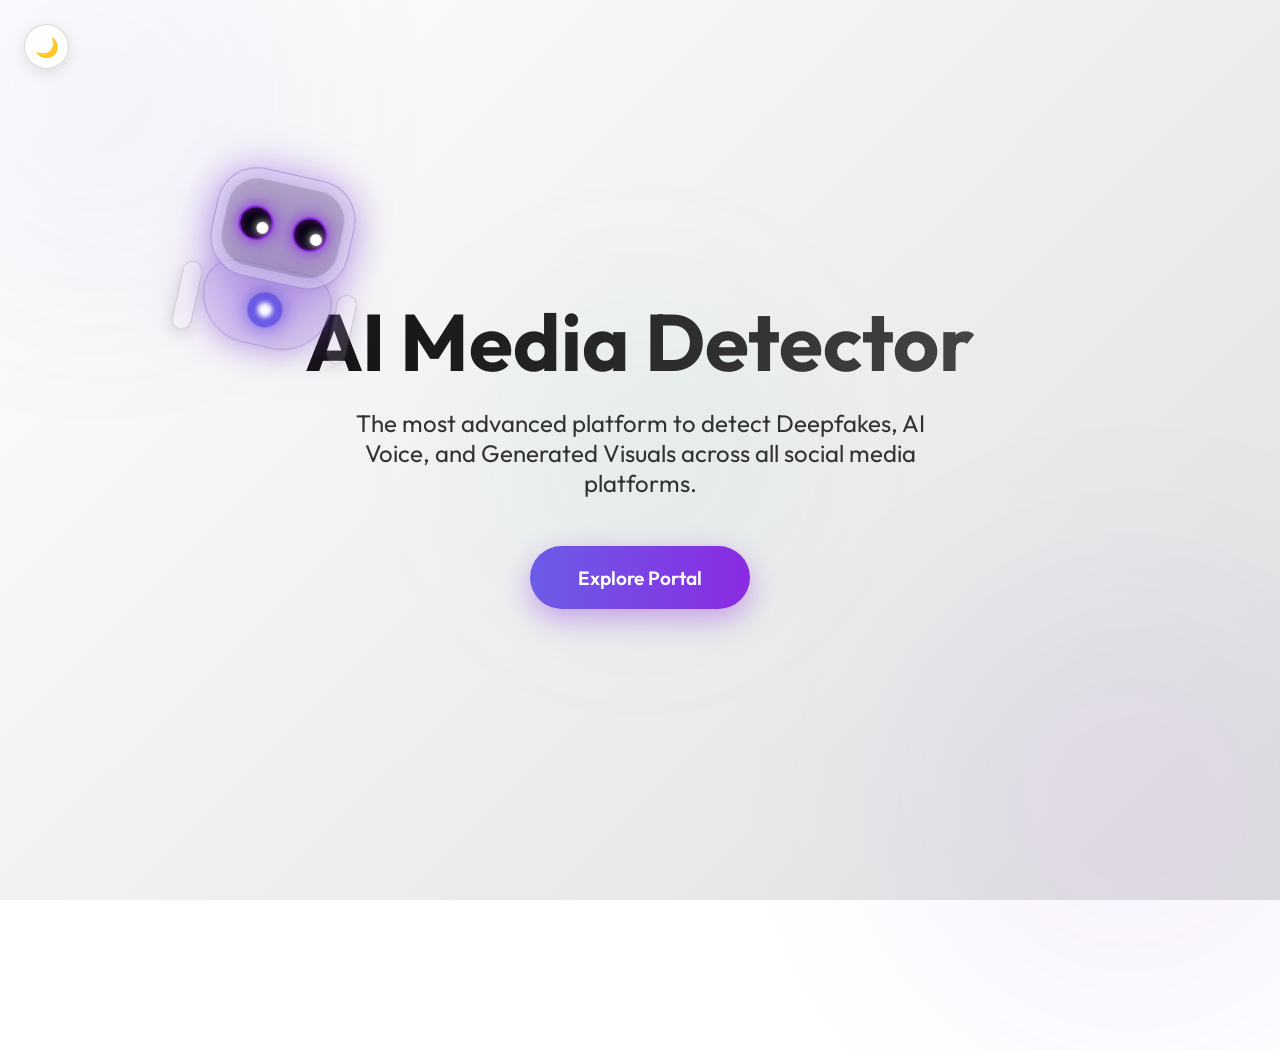
<file: backend/static/index.html>
<!DOCTYPE html>
<html lang="en">

<head>
    <meta charset="UTF-8">
    <meta name="viewport" content="width=device-width, initial-scale=1.0">
    <title>AI Media Detector</title>
    <link href="https://fonts.googleapis.com/css2?family=Outfit:wght@300;400;500;600;700&display=swap" rel="stylesheet">
    <link rel="stylesheet" href="style_v2.css">
    <script>
        // Apply theme immediately to prevent layout shift
        const savedTheme = localStorage.getItem('theme') || 'light';
        document.documentElement.setAttribute('data-theme', savedTheme);
    </script>
</head>

<body>
    <button id="theme-toggle" class="theme-toggle-btn" title="Toggle Light/Dark Mode">
        <span class="sun-icon">☀️</span>
        <span class="moon-icon">🌙</span>
    </button>
    <!-- Start hidden until token verified -->
    <script>
        if (!localStorage.getItem('token')) {
            window.location.href = 'intro.html';
        }
    </script>
    <div style="display: none;" id="app-content">
        <div class="glow-orb orb-1"></div>
        <div class="glow-orb orb-2"></div>
        <div class="glow-orb orb-3"></div>

        <!-- Positioned at top-right via CSS -->
        <div class="user-nav">
            <a id="btn-admin-panel" href="admin.html" class="btn btn-sm hidden">Admin Panel</a>
            <button id="btn-logout" class="btn btn-sm">Logout</button>
        </div>

        <main class="animate-slide-up">

            <header>
                <h1>AI Media Detector</h1>
                <p>Instantly determine if photos, videos, audio, or Instagram Reels are real or AI-generated.</p>
            </header>

            <!-- Main Input Container + Robot Layout -->
            <div class="main-page-layout">
                <div id="input-container" class="glass-panel">
                    <div class="tabs">
                        <button id="tab-upload" class="tab-btn active">Upload File</button>
                        <button id="tab-instagram" class="tab-btn">Instagram Link</button>
                        <button id="tab-youtube" class="tab-btn">YouTube Link</button>
                    </div>

                    <!-- Global Algorithm Selector (Shared across all tabs) -->
                    <div class="algo-selection-area">
                        <h4>Step 1: Choose Detection Strategy</h4>
                        <div class="algo-grid">
                            <label class="algo-card active">
                                <input type="radio" name="algo-global" value="auto" checked>
                                <span class="algo-name">Auto Cascade ✨</span>
                                <p>Automated best-of-all approach (ML + Heuristics).</p>
                            </label>
                            <label class="algo-card">
                                <input type="radio" name="algo-global" value="keyword">
                                <span class="algo-name">Keyword Tag 🏷️</span>
                                <p>Strict metadata-based text heuristics only.</p>
                            </label>
                        </div>
                    </div>

                    <!-- Sections Wrapper -->
                    <div class="sections-wrapper">
                        <!-- Upload Section -->
                        <div id="section-upload" class="section active">
                            <div id="drop-zone" class="drop-zone">
                                <div class="icon">☁️</div>
                                <h3 id="file-name">Drag & Drop your media here</h3>
                                <p id="file-size">We support any Video, Audio, or Photo</p>
                                <input type="file" id="file-input" accept="video/*,audio/*,image/*" hidden>
                            </div>
                            <button id="btn-analyze-upload" class="btn w-full" disabled>Analyze Upload</button>
                        </div>

                <!-- Instagram Section -->
                <div id="section-instagram" class="section hidden">
                    <div class="input-group">
                        <h3>Paste Instagram Link</h3>
                        <p>Enter a public Instagram Reel URL to analyze.</p>
                        <div class="url-wrapper">
                            <span class="url-icon">📷</span>
                            <input type="url" id="url-instagram" placeholder="https://instagram.com/reel/..." required>
                        </div>
                    </div>
                    <button id="btn-analyze-instagram" class="btn w-full">Analyze Instagram</button>
                </div>

                <!-- YouTube Section -->
                <div id="section-youtube" class="section hidden">
                    <div class="input-group">
                        <h3>Paste YouTube Link</h3>
                        <p>Enter a public YouTube URL to analyze.</p>
                        <div class="url-wrapper">
                            <span class="url-icon">🎥</span>
                            <input type="url" id="url-youtube" placeholder="https://youtube.com/watch?v=..." required>
                        </div>
                    </div>
                    <button id="btn-analyze-youtube" class="btn w-full">Analyze YouTube</button>
                </div>
                </div>

                <div id="error-message" class="error-msg hidden"></div>
            </div>

            <!-- AI Robot Panel (Right Side) -->
            <div class="robot-container main-robot-panel">
                <div class="robot" id="main-robot">
                    <div class="robot-head">
                        <div class="robot-face">
                            <div class="robot-eye left"><div class="eye-pupil"></div></div>
                            <div class="robot-eye right"><div class="eye-pupil"></div></div>
                        </div>
                    </div>
                    <div class="robot-body">
                        <div class="robot-chest"></div>
                        <div class="robot-arm left"></div>
                        <div class="robot-arm right"></div>
                    </div>
                </div>
                <p style="text-align:center; color:var(--text-secondary); font-size:0.8rem; margin-top:1rem;">AI Assistant — Watching your upload 👀</p>
            </div>
            </div><!-- end main-page-layout -->

            <!-- Loading State -->
            <div id="loading-container" class="glass-panel hidden text-center">
                <div class="loader"></div>
                <h2>Analyzing Media...</h2>
                <p>Our AI is scanning for deepfake artifacts and compression anomalies.</p>
            </div>

            <!-- Results State -->
            <div id="result-container" class="glass-panel hidden text-center animate-slide-up">
                <h2>Analysis Complete</h2>

                <!-- Algorithm Badge -->
                <!-- Simplified Result View (Phase 31 Final) -->
                <div id="verdict-box" class="verdict-box centered" style="margin-bottom: 2rem;">
                    <h1 id="verdict-heading" style="font-size: 2.5rem; margin-bottom: 1rem;">Verdict</h1>
                    <p id="verdict-details" style="font-size: 1.2rem; opacity: 0.9;">Details</p>
                </div>

                <!-- NEW: Forensic Heatmap Toggle Button (Phase 28) -->
                <button id="btn-view-heatmap" class="btn" style="margin-bottom: 2rem; border-color: #00ffff; color: #00ffff; background: rgba(0,255,255,0.1); width: 100%;">
                    🔍 View Detailed Forensic Heatmap
                </button>

                <!-- NEW: Forensic Heatmap Display (Phase 28) -->
                <div id="forensic-heatmap-container" class="hidden animate-slide-up" style="margin-bottom: 2.5rem; border: 1px solid var(--accent-secondary); padding: 1.5rem; border-radius: 12px; background: rgba(0,0,0,0.2);">
                    <h3 style="color: var(--accent-secondary); margin-bottom: 1rem;">🔍 Forensic Heatmap (ELA/DCT Variance)</h3>
                    <p style="font-size: 0.9rem; margin-bottom: 1.5rem; opacity: 0.8;">Color-coded hotspots (Red/Yellow) indicate potential manipulation regions.</p>
                    <div style="position: relative; display: inline-block;">
                        <img id="forensic-heatmap-img" src="" alt="Forensic Heatmap" style="max-width: 100%; border-radius: 8px; box-shadow: 0 0 15px rgba(0,255,255,0.3);">
                        <div style="position: absolute; bottom: 10px; right: 10px; background: rgba(0,0,0,0.7); padding: 2px 8px; border-radius: 4px; font-size: 0.7rem; color: #fff;">HYPER-PRECISION SCAN</div>
                    </div>
                </div>

                <!-- NEW: Toggle for Advanced Stats -->
                <button id="btn-toggle-advanced" class="btn outline" style="margin-bottom: 2rem; border-color: var(--accent-secondary); color: var(--accent-secondary);">
                    📊 Show Advanced Forensic Analytics
                </button>

                <!-- RESTORED: Advanced Stats Container (Hidden by Default) -->
                <div id="advanced-stats-container" class="hidden animate-slide-up" style="border-top: 1px solid var(--glass-border); padding-top: 2rem; margin-top: 1rem;">
                    
                    <div class="confidence-stats" style="margin-bottom: 3rem;">
                        <div class="stat-left">
                            <p>AI Prob.</p>
                            <strong id="ai-conf" style="color: var(--danger); font-size: 1.5rem;">0%</strong>
                        </div>
                        <div class="stat-right">
                            <p>Real Prob.</p>
                            <strong id="real-conf" style="color: var(--success); font-size: 1.5rem;">0%</strong>
                        </div>
                    </div>

                    <!-- Performance Analysis Side-by-Side -->
                    <div style="margin-bottom: 2rem; border-bottom: 1px solid var(--glass-border); padding-bottom: 1rem;">
                        <h3 style="color: var(--accent-secondary); margin-bottom: 0.5rem; text-align: left;">📈 Performance Analysis Benchmarks</h3>
                        <p style="color: var(--text-secondary); font-size: 0.9rem; text-align: left;">Comparative evaluation of current detection strategies.</p>
                    </div>

                    <div class="metrics-grid" style="display: grid; grid-template-columns: 1fr 1fr; gap: 3rem; text-align: left;">
                        <!-- Pillar 1: Machine Learning -->
                        <div class="stats-pillar">
                            <h4 style="color: var(--accent-primary); margin-bottom: 1.5rem; display: flex; align-items: center; gap: 10px;">
                                🧠 Deep Learning (ViT)
                                <span style="font-size: 0.7rem; background: rgba(138,43,226,0.2); padding: 2px 8px; border-radius: 10px;">Primary</span>
                            </h4>
                            
                            <div class="metric-group" style="display: flex; flex-direction: column; gap: 1rem;">
                                <!-- Accuracy -->
                                <div class="chart-row">
                                    <div style="display: flex; justify-content: space-between; font-size: 0.85rem;">
                                        <span>Accuracy</span>
                                        <strong id="ml-acc-val">94%</strong>
                                    </div>
                                    <div style="height: 6px; background: var(--glass-border); border-radius: 5px; overflow: hidden; margin-top: 4px;">
                                        <div id="ml-acc-bar" style="height: 100%; width: 94%; background: #a29bfe;"></div>
                                    </div>
                                </div>
                                <!-- Precision/Recall/F1 -->
                                <div style="display: grid; grid-template-columns: 1fr 1fr 1fr; gap: 10px; margin-top: 5px; text-align: center;">
                                    <div style="background: rgba(255,255,255,0.05); padding: 5px; border-radius: 5px;">
                                        <small style="display:block; opacity: 0.6; font-size: 0.7rem;">Precision</small>
                                        <strong id="ml-prec-val" style="font-size: 0.9rem;">92%</strong>
                                    </div>
                                    <div style="background: rgba(255,255,255,0.05); padding: 5px; border-radius: 5px;">
                                        <small style="display:block; opacity: 0.6; font-size: 0.7rem;">Recall</small>
                                        <strong id="ml-rec-val" style="font-size: 0.9rem;">93%</strong>
                                    </div>
                                    <div style="background: rgba(255,255,255,0.05); padding: 5px; border-radius: 5px;">
                                        <small style="display:block; opacity: 0.6; font-size: 0.7rem;">F1-Score</small>
                                        <strong id="ml-f1-val" style="font-size: 0.9rem;">92%</strong>
                                    </div>
                                </div>
                            </div>

                            <div style="margin-top: 1.5rem;">
                                <small style="display:block; margin-bottom: 0.5rem; opacity: 0.7;">Confusion Matrix (ML)</small>
                                <div style="display: grid; grid-template-columns: 1fr 1fr; gap: 4px; font-size: 0.8rem;">
                                    <div style="background: rgba(0,230,118,0.1); padding: 5px; border-radius: 4px;">TP: <span id="ml-tp">470</span></div>
                                    <div style="background: rgba(255,23,68,0.1); padding: 5px; border-radius: 4px;">FP: <span id="ml-fp">40</span></div>
                                    <div style="background: rgba(255,23,68,0.1); padding: 5px; border-radius: 4px;">FN: <span id="ml-fn">35</span></div>
                                    <div style="background: rgba(0,230,118,0.1); padding: 5px; border-radius: 4px;">TN: <span id="ml-tn">455</span></div>
                                </div>
                            </div>
                        </div>

                        <!-- Pillar 2: Keyword Heuristic -->
                        <div class="stats-pillar">
                            <h4 style="color: #f59e0b; margin-bottom: 1.5rem; display: flex; align-items: center; gap: 10px;">
                                🏷️ Keyword Heuristic
                                <span style="font-size: 0.7rem; background: rgba(245,158,11,0.2); padding: 2px 8px; border-radius: 10px;">Fast Scan</span>
                            </h4>
                            
                            <div class="metric-group" style="display: flex; flex-direction: column; gap: 1rem;">
                                <!-- Accuracy -->
                                <div class="chart-row">
                                    <div style="display: flex; justify-content: space-between; font-size: 0.85rem;">
                                        <span>Accuracy</span>
                                        <strong id="kw-acc-val">85%</strong>
                                    </div>
                                    <div style="height: 6px; background: var(--glass-border); border-radius: 5px; overflow: hidden; margin-top: 4px;">
                                        <div id="kw-acc-bar" style="height: 100%; width: 85%; background: #f59e0b;"></div>
                                    </div>
                                </div>
                                <!-- Precision/Recall/F1 -->
                                <div style="display: grid; grid-template-columns: 1fr 1fr 1fr; gap: 10px; margin-top: 5px; text-align: center;">
                                    <div style="background: rgba(255,255,255,0.05); padding: 5px; border-radius: 5px;">
                                        <small style="display:block; opacity: 0.6; font-size: 0.7rem;">Precision</small>
                                        <strong id="kw-prec-val" style="font-size: 0.9rem;">95%</strong>
                                    </div>
                                    <div style="background: rgba(255,255,255,0.05); padding: 5px; border-radius: 5px;">
                                        <small style="display:block; opacity: 0.6; font-size: 0.7rem;">Recall</small>
                                        <strong id="kw-rec-val" style="font-size: 0.9rem;">75%</strong>
                                    </div>
                                    <div style="background: rgba(255,255,255,0.05); padding: 5px; border-radius: 5px;">
                                        <small style="display:block; opacity: 0.6; font-size: 0.7rem;">F1-Score</small>
                                        <strong id="kw-f1-val" style="font-size: 0.9rem;">84%</strong>
                                    </div>
                                </div>
                            </div>

                            <div style="margin-top: 1.5rem;">
                                <small style="display:block; margin-bottom: 0.5rem; opacity: 0.7;">Confusion Matrix (Keyword)</small>
                                <div style="display: grid; grid-template-columns: 1fr 1fr; gap: 4px; font-size: 0.8rem;">
                                    <div style="background: rgba(0,230,118,0.1); padding: 5px; border-radius: 4px;">TP: <span id="kw-tp">380</span></div>
                                    <div style="background: rgba(255,23,68,0.1); padding: 5px; border-radius: 4px;">FP: <span id="kw-fp">20</span></div>
                                    <div style="background: rgba(255,23,68,0.1); padding: 5px; border-radius: 4px;">FN: <span id="kw-fn">120</span></div>
                                    <div style="background: rgba(0,230,118,0.1); padding: 5px; border-radius: 4px;">TN: <span id="kw-tn">480</span></div>
                                </div>
                            </div>
                        </div>
                    </div>
                </div>

                <div class="flex-center" style="margin-top: 2rem;">
                    <button id="btn-reset" class="btn primary-gradient" style="padding: 1rem 3rem; font-size: 1.1rem; box-shadow: 0 0 20px rgba(138, 43, 226, 0.4);">Check Another Media 🔄</button>
                </div>
            </div>
    </div>
    </main>
    </div>

    <script src="script_v2.js?v=50"></script>

    <!-- AI Guide Panel -->
    <div id="ai-guide" class="guide-panel animate-slide-up">
        <div class="guide-header">
            <span class="guide-robot-mini">🤖</span>
            <h5>AI Assistant Guidance</h5>
        </div>
        <div class="guide-content">
            <p id="guide-text">Welcome! To get started, please select a detection tab above.</p>
        </div>
        <div class="guide-steps">
            <div class="guide-dot active"></div>
            <div class="guide-dot"></div>
            <div class="guide-dot"></div>
            <div class="guide-dot"></div>
        </div>
    </div>
</body>

</html>
</file>
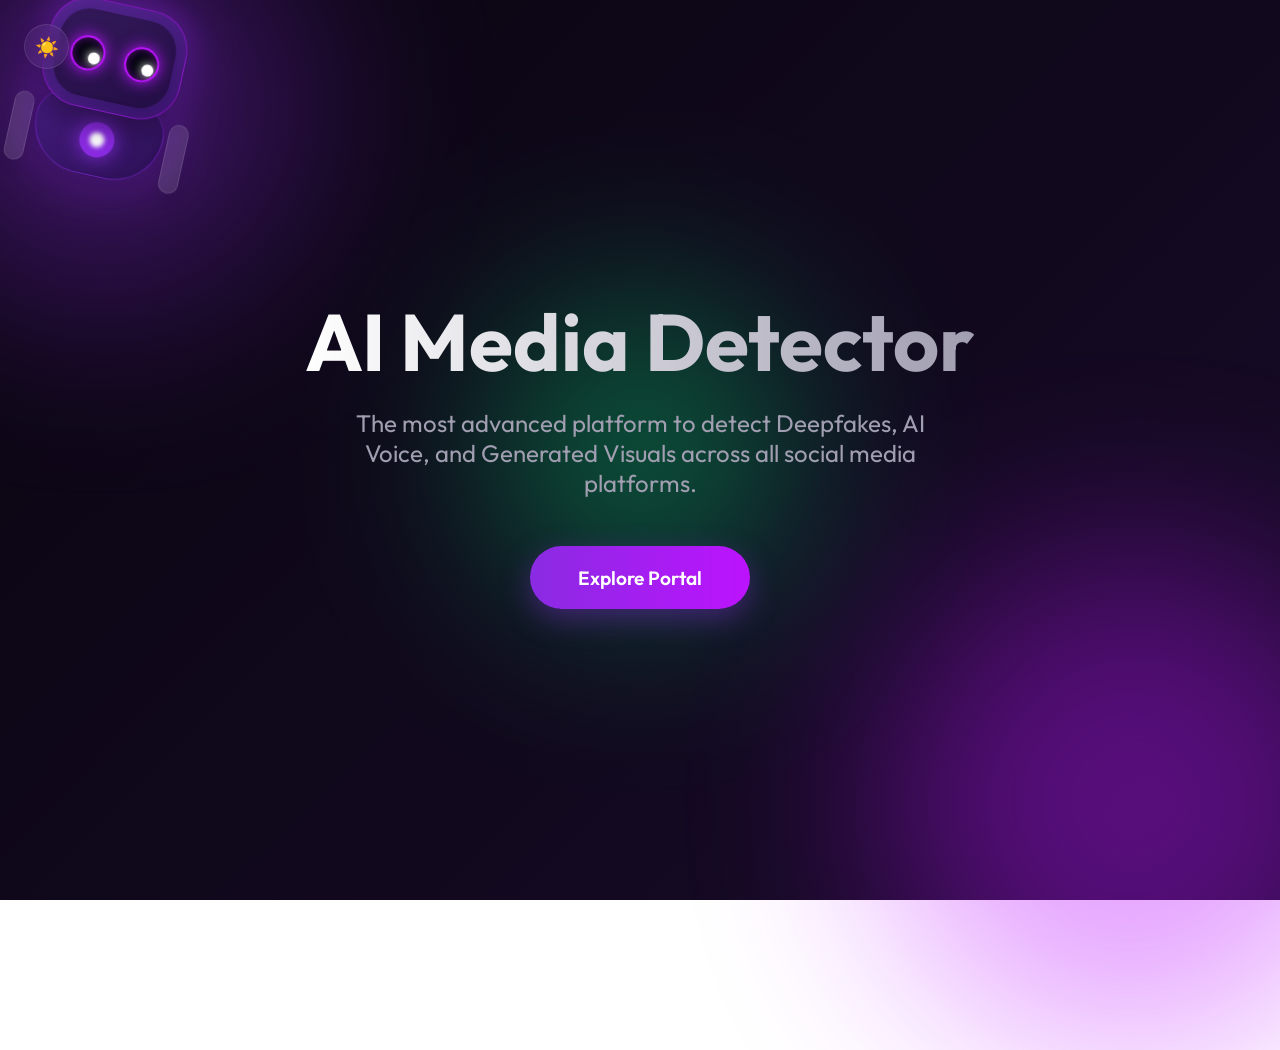
<file: backend/static/intro.html>
<!DOCTYPE html>
<html lang="en">

<head>
    <meta charset="UTF-8">
    <meta name="viewport" content="width=device-width, initial-scale=1.0">
    <title>Welcome - AI Media Detector</title>
    <link href="https://fonts.googleapis.com/css2?family=Outfit:wght@300;400;500;600;700&display=swap" rel="stylesheet">
    <link rel="stylesheet" href="style.css">
    <script>
        // Apply theme immediately to prevent layout shift
        const savedTheme = localStorage.getItem('theme') || 'light';
        document.documentElement.setAttribute('data-theme', savedTheme);
    </script>
    <style>
        .intro-container {
            height: 100vh;
            display: flex;
            flex-direction: column;
            align-items: center;
            justify-content: center;
            text-align: center;
            padding: 2rem;
            position: relative;
            z-index: 10;
        }

        .intro-title {
            font-size: 5rem;
            font-weight: 700;
            margin-bottom: 1rem;
            background: var(--header-gradient);
            -webkit-background-clip: text;
            background-clip: text;
            -webkit-text-fill-color: transparent;
            opacity: 0;
            transform: translateY(30px);
            animation: fadeInTranslate 1s forwards 0.5s;
        }

        .intro-subtitle {
            font-size: 1.5rem;
            color: var(--text-secondary);
            margin-bottom: 3rem;
            max-width: 600px;
            opacity: 0;
            animation: fadeInTranslate 1s forwards 0.8s;
        }

        .intro-actions {
            opacity: 0;
            animation: fadeInTranslate 1s forwards 1.1s;
        }

        .btn-get-started {
            padding: 1.2rem 3rem;
            font-size: 1.2rem;
            border-radius: 50px;
            text-decoration: none;
            box-shadow: 0 10px 30px rgba(138, 43, 226, 0.4);
        }

        @keyframes fadeInTranslate {
            to {
                opacity: 1;
                transform: translateY(0);
            }
        }

        /* Flying robot background decorations (not the tracked one) */
        .bg-robots {
            position: fixed;
            top: 0; left: 0;
            width: 100%; height: 100%;
            pointer-events: none;
            z-index: 1;
            overflow: hidden;
        }

        .bg-robot-mini {
            position: absolute;
            opacity: 0.3;
            transform: scale(0.5);
        }

        .bg-robot-mini:nth-child(1) { animation: robotFlyAround 18s infinite ease-in-out; top: 10%; left: 5%; }
        .bg-robot-mini:nth-child(2) { animation: robotFlyAround 24s infinite ease-in-out reverse; top: 60%; left: 70%; animation-delay: -8s; }
        .bg-robot-mini:nth-child(3) { animation: robotFlyAround 20s infinite ease-in-out; top: 80%; left: 20%; animation-delay: -5s; }

        /* Main trackable robot - now flies freely */
        .flying-robot-free {
            position: fixed;
            z-index: 50;
            pointer-events: none;
            transition: none; /* pure JS animation */
            filter: drop-shadow(0 0 20px rgba(138, 43, 226, 0.6));
        }
    </style>
</head>

<body>
    <button id="theme-toggle" class="theme-toggle-btn" title="Toggle Light/Dark Mode">
        <span class="sun-icon">☀️</span>
        <span class="moon-icon">🌙</span>
    </button>

    <div class="glow-orb orb-1"></div>
    <div class="glow-orb orb-2"></div>
    <div class="glow-orb orb-3"></div>


    <!-- Flying Robot (JS physics controlled) -->
    <div class="robot flying-robot-free" id="intro-robot" style="left:10%;top:15%">
        <div class="robot-head">
            <div class="robot-face">
                <div class="robot-eye left"><div class="eye-pupil"></div></div>
                <div class="robot-eye right"><div class="eye-pupil"></div></div>
            </div>
        </div>
        <div class="robot-body">
            <div class="robot-chest"></div>
            <div class="robot-arm left"></div>
            <div class="robot-arm right"></div>
        </div>
    </div>

    <main class="intro-container">
        <h1 class="intro-title">AI Media Detector</h1>
        <p class="intro-subtitle">The most advanced platform to detect Deepfakes, AI Voice, and Generated Visuals across all social media platforms.</p>
        
        <div class="intro-actions">
            <a href="login.html" class="btn btn-get-started">Explore Portal</a>
        </div>
    </main>

    <script>
        // Theme toggle logic for intro page
        const themeToggle = document.getElementById('theme-toggle');
        if (themeToggle) {
            themeToggle.addEventListener('click', () => {
                const html = document.documentElement;
                const currentTheme = html.getAttribute('data-theme') || 'light';
                const newTheme = currentTheme === 'light' ? 'dark' : 'light';
                html.classList.add('theme-transition');
                html.setAttribute('data-theme', newTheme);
                localStorage.setItem('theme', newTheme);
                setTimeout(() => html.classList.remove('theme-transition'), 500);
            });
        }

        // === Flying Robot Physics Engine ===
        const robot = document.getElementById('intro-robot');
        const pupils = robot ? robot.querySelectorAll('.eye-pupil') : [];

        let rx = window.innerWidth * 0.1;
        let ry = window.innerHeight * 0.15;
        const robotW = 200, robotH = 230;

        // Speed: pixels per frame at 60fps
        let vx = 2.8;
        let vy = 2.2;
        let angle = 0; // tilt

        // Mouse position for eye tracking
        let mouseX = window.innerWidth / 2;
        let mouseY = window.innerHeight / 2;
        document.addEventListener('mousemove', (e) => { mouseX = e.clientX; mouseY = e.clientY; });

        function updateRobotEyes() {
            if (!robot || pupils.length === 0) return;
            const eyes = robot.querySelectorAll('.robot-eye');
            eyes.forEach((eye, i) => {
                const rect = eye.getBoundingClientRect();
                if (rect.width === 0) return;
                const cx = rect.left + rect.width / 2;
                const cy = rect.top + rect.height / 2;
                const dx = mouseX - cx;
                const dy = mouseY - cy;
                const ang = Math.atan2(dy, dx);
                const dist = Math.min(Math.hypot(dx, dy), 8);
                pupils[i].style.transform = `translate(calc(-50% + ${Math.cos(ang)*dist}px), calc(-50% + ${Math.sin(ang)*dist}px))`;
            });
        }

        function fly() {
            rx += vx;
            ry += vy;

            const maxX = window.innerWidth - robotW;
            const maxY = window.innerHeight - robotH;

            // Bounce off walls (slow and smooth)
            if (rx <= 0)   { rx = 0;    vx = Math.abs(vx) + (Math.random() * 0.2); }
            if (rx >= maxX){ rx = maxX; vx = -(Math.abs(vx) + (Math.random() * 0.2)); }
            if (ry <= 0)   { ry = 0;    vy = Math.abs(vy) + (Math.random() * 0.2); }
            if (ry >= maxY){ ry = maxY; vy = -(Math.abs(vy) + (Math.random() * 0.2)); }

            // Clamp speed so it stays gentle
            const maxSpeed = 2.5;
            vx = Math.max(-maxSpeed, Math.min(maxSpeed, vx));
            vy = Math.max(-maxSpeed, Math.min(maxSpeed, vy));

            // Slight tilt based on horizontal velocity
            angle = vx * 5;

            robot.style.left = rx + 'px';
            robot.style.top  = ry + 'px';
            robot.style.transform = `rotate(${angle}deg)`;

            updateRobotEyes();
            requestAnimationFrame(fly);
        }

        // Start flying after a short delay so the page loads first
        setTimeout(() => requestAnimationFrame(fly), 500);
    </script>
</body>

</html>
</file>
<file: backend/static/style_v2.css>
@import url('https://fonts.googleapis.com/css2?family=Outfit:wght@300;400;500;600;700&display=swap');

:root {
    /* Light Theme (Default) */
    --bg-gradient-start: #ffffff;
    --bg-gradient-end: #e0e0e0;
    --glass-bg: rgba(255, 255, 255, 0.85);
    --glass-border: rgba(0, 0, 0, 0.15);
    --glass-highlight: rgba(138, 43, 226, 0.1);
    --text-primary: #000000;
    --text-secondary: #333333;
    --accent-primary: #6c5ce7;
    --accent-secondary: #8a2be2;
    --success: #00b894;
    --danger: #d63031;
    --orb-opacity: 0.05;
    --header-gradient: linear-gradient(90deg, #111, #444);
}

/* SIMPLIFIED UI MODE (Phase 26) */
.hide-metrics {
    display: none !important;
}

.verdict-box.centered {
    margin-top: 2rem;
    padding: 2.5rem;
    border-radius: 20px;
    background: rgba(138, 43, 226, 0.1);
    border: 2px dashed var(--accent-primary);
    max-width: 600px;
    margin-left: auto;
    margin-right: auto;
}

[data-theme="dark"] {
    /* Dark Theme */
    --bg-gradient-start: #0a0510;
    --bg-gradient-end: #170b28;
    --glass-bg: rgba(255, 255, 255, 0.05);
    --glass-border: rgba(255, 255, 255, 0.1);
    --glass-highlight: rgba(255, 255, 255, 0.2);
    --text-primary: #ffffff;
    --text-secondary: #a09eb0;
    --accent-primary: #8a2be2;
    --accent-secondary: #bc13fe;
    --success: #00e676;
    --danger: #ff1744;
    --orb-opacity: 0.4;
    --header-gradient: linear-gradient(90deg, #fff, #a09eb0);
}

* {
    margin: 0;
    padding: 0;
    box-sizing: border-box;
    font-family: 'Outfit', sans-serif;
}

body {
    background: linear-gradient(135deg, var(--bg-gradient-start) 0%, var(--bg-gradient-end) 100%);
    background-size: cover;
    background-position: center;
    background-attachment: fixed;
    color: var(--text-primary);
    min-height: 100vh;
    overflow-x: hidden;
    position: relative;
    transition: background 0.5s ease, color 0.5s ease;
}

html.theme-transition * {
    transition: background 0.5s ease, color 0.5s ease, border-color 0.5s ease, box-shadow 0.5s ease !important;
}

body.danger-mode {
    background: linear-gradient(135deg, rgba(255, 0, 0, 0.9) 0%, rgba(139, 0, 0, 0.95) 100%), url('bg.png');
    background-size: cover;
    background-position: center;
    background-attachment: fixed;
}

body.danger-mode .glass-panel {
    border-color: rgba(255, 0, 0, 0.5);
    box-shadow: 0 8px 32px 0 rgba(255, 0, 0, 0.4);
}

body.danger-mode .glow-orb {
    background: rgba(255, 0, 0, 0.6) !important;
}

body.danger-mode h1,
body.danger-mode h2,
body.danger-mode h3 {
    color: #ffcccc !important;
    background: none !important;
    -webkit-text-fill-color: #ffcccc !important;
}

.glow-orb {
    position: absolute;
    border-radius: 50%;
    filter: blur(100px);
    z-index: -1;
    animation: float 20s infinite alternate ease-in-out;
}

.orb-1 {
    width: 400px;
    height: 400px;
    background: var(--accent-primary);
    opacity: var(--orb-opacity);
    top: -100px;
    left: -100px;
}

.orb-2 {
    width: 500px;
    height: 500px;
    background: var(--accent-secondary);
    opacity: var(--orb-opacity);
    bottom: -150px;
    right: -100px;
    animation-delay: -10s;
}

.orb-3 {
    width: 300px;
    height: 300px;
    background: var(--success);
    opacity: var(--orb-opacity);
    top: 50%;
    left: 50%;
    transform: translate(-50%, -50%);
    animation-duration: 25s;
}

@keyframes float {
    0% {
        transform: translateY(0) scale(1);
    }

    50% {
        transform: translateY(50px) scale(1.1);
    }

    100% {
        transform: translateY(-50px) scale(0.9);
    }
}

main {
    max-width: 800px;
    margin: 0 auto;
    padding: 4rem 2rem;
}

header {
    text-align: center;
    margin-bottom: 3rem;
}

header h1 {
    font-size: 3rem;
    font-weight: 700;
    margin-bottom: 0.5rem;
    background: var(--header-gradient);
    -webkit-background-clip: text;
    background-clip: text;
    -webkit-text-fill-color: transparent;
}

header p {
    color: var(--text-secondary);
    font-size: 1.2rem;
}

.user-nav {
    position: fixed;
    top: 1.5rem;
    right: 1.5rem;
    z-index: 2000;
    display: flex;
    gap: 0.8rem;
}

#btn-admin-panel {
    background: #000 !important;
    border: 1px solid rgba(255, 255, 255, 0.1) !important;
    color: white !important;
    font-weight: 700 !important;
    box-shadow: none !important;
}

#btn-logout {
    background: #bc13fe !important; /* Vibrant Purple */
    color: white !important;
    border: none !important;
    font-weight: 700 !important;
    box-shadow: 0 4px 15px rgba(188, 19, 254, 0.3) !important;
}

.btn-sm {
    padding: 0.4rem 1rem;
    font-size: 0.85rem;
    border-radius: 30px;
}

.glass-panel {
    background: var(--glass-bg);
    backdrop-filter: blur(16px);
    -webkit-backdrop-filter: blur(16px);
    border: 1px solid var(--glass-border);
    border-radius: 24px;
    padding: 2rem;
    box-shadow: 0 8px 32px 0 rgba(0, 0, 0, 0.37);
    transition: transform 0.3s ease, box-shadow 0.3s ease;
    margin-bottom: 2rem;
}

.tabs {
    display: flex;
    gap: 1rem;
    margin-bottom: 2rem;
    border-bottom: 1px solid var(--glass-border);
    padding-bottom: 1rem;
}

.tab-btn {
    background: none;
    border: none;
    color: var(--text-secondary);
    font-size: 1.1rem;
    font-weight: 600;
    cursor: pointer;
    transition: color 0.3s;
}

.tab-btn.active {
    color: var(--accent-secondary);
}

.section {
    display: none;
    opacity: 0;
    transform: translateY(10px);
    transition: all 0.4s cubic-bezier(0.16, 1, 0.3, 1);
}

.section.active {
    display: block;
    opacity: 1;
    transform: translateY(0);
    animation: slideUp 0.5s cubic-bezier(0.16, 1, 0.3, 1) forwards;
}

.hidden {
    display: none !important;
}

/* Drop Zone */
.drop-zone {
    border: 2px dashed var(--glass-border);
    border-radius: 16px;
    padding: 4rem 2rem;
    text-align: center;
    transition: all 0.3s ease;
    margin-bottom: 1.5rem;
    cursor: pointer;
}

.drop-zone.dragover {
    border-color: var(--accent-secondary);
    background: rgba(188, 19, 254, 0.05);
}

.drop-zone .icon {
    font-size: 3rem;
    margin-bottom: 1rem;
    color: var(--accent-primary);
}

.drop-zone h3 {
    font-size: 1.4rem;
    margin-bottom: 0.5rem;
}

.drop-zone p {
    color: var(--text-secondary);
}

/* Inputs */
.input-group {
    margin-bottom: 2rem;
}

.input-group h3 {
    font-size: 1.4rem;
    margin-bottom: 0.8rem;
}

.input-group p {
    color: var(--text-secondary);
    margin-bottom: 1.5rem;
}

.url-wrapper {
    position: relative;
}

.url-icon {
    position: absolute;
    left: 1rem;
    top: 50%;
    transform: translateY(-50%);
    color: var(--accent-secondary);
}

input[type="url"] {
    width: 100%;
    padding: 1rem 1rem 1rem 3rem;
    border-radius: 12px;
    border: 1px solid var(--glass-border);
    background: rgba(255, 255, 255, 0.05);
    color: var(--text-primary);
    font-size: 1rem;
    outline: none;
    transition: border-color 0.3s;
}

input[type="url"]:focus {
    border-color: var(--accent-secondary);
}

/* Camera Section */
.camera-container {
    position: relative;
    width: 100%;
    aspect-ratio: 16/9;
    background: rgba(0, 0, 0, 0.4);
    border: 2px solid var(--glass-border);
    border-radius: 16px;
    overflow: hidden;
    margin-bottom: 1.5rem;
    box-shadow: inset 0 0 20px rgba(0, 0, 0, 0.5);
}

#camera-preview {
    width: 100%;
    height: 100%;
    object-fit: cover;
    transform: scaleX(-1);
    /* Mirror effect for webcam */
}

.tracking-canvas {
    position: absolute;
    top: 0;
    left: 0;
    width: 100%;
    height: 100%;
    pointer-events: none;
    z-index: 5;
}

.camera-overlay {
    position: absolute;
    top: 0;
    left: 0;
    width: 100%;
    height: 100%;
    display: flex;
    align-items: center;
    justify-content: center;
    background: rgba(0, 0, 0, 0.6);
    color: var(--text-secondary);
    font-size: 1.1rem;
    z-index: 10;
    transition: opacity 0.3s ease;
}

.camera-overlay.hidden {
    opacity: 0;
    pointer-events: none;
}

.live-result-overlay {
    position: absolute;
    bottom: 20px;
    left: 50%;
    transform: translateX(-50%);
    background: rgba(0, 0, 0, 0.75);
    backdrop-filter: blur(10px);
    border: 1px solid var(--glass-border);
    border-radius: 30px;
    padding: 0.8rem 2rem;
    color: white;
    font-size: 1.2rem;
    font-weight: 700;
    z-index: 20;
    transition: all 0.3s ease;
    box-shadow: 0 4px 15px rgba(0, 0, 0, 0.5);
}

.live-result-overlay.hidden {
    opacity: 0;
    transform: translate(-50%, 20px);
    pointer-events: none;
}

.live-result-ai {
    color: var(--danger) !important;
    text-shadow: 0 0 10px rgba(255, 23, 68, 0.5);
    border-color: rgba(255, 23, 68, 0.5);
}

.live-result-real {
    color: var(--success) !important;
    text-shadow: 0 0 10px rgba(0, 230, 118, 0.5);
    border-color: rgba(0, 230, 118, 0.5);
}

/* Buttons */
.btn {
    background: linear-gradient(90deg, var(--accent-primary), var(--accent-secondary));
    color: white;
    border: none;
    padding: 0.8rem 1.5rem;
    border-radius: 12px;
    font-weight: 600;
    font-size: 1rem;
    cursor: pointer;
    transition: all 0.3s ease;
    box-shadow: 0 4px 15px rgba(138, 43, 226, 0.4);
    display: inline-flex;
    align-items: center;
    justify-content: center;
}

.btn.w-full {
    width: 100%;
}

.btn:hover:not(:disabled) {
    transform: translateY(-2px);
    box-shadow: 0 6px 20px rgba(188, 19, 254, 0.6);
}

.btn:disabled {
    opacity: 0.6;
    cursor: not-allowed;
    transform: none;
    box-shadow: none;
}

.btn.outline {
    background: transparent;
    border: 1px solid var(--glass-border);
    color: var(--text-primary);
    box-shadow: none;
}



.theme-toggle-btn {
    position: fixed;
    top: 1.5rem;
    left: 1.5rem;
    z-index: 1000;
    width: 45px;
    height: 45px;
    border-radius: 50%;
    border: 1px solid var(--glass-border);
    background: var(--glass-bg);
    backdrop-filter: blur(10px);
    cursor: pointer;
    display: flex;
    align-items: center;
    justify-content: center;
    font-size: 1.2rem;
    transition: all 0.3s ease;
    box-shadow: 0 4px 15px rgba(0,0,0,0.2);
}

.theme-toggle-btn:hover {
    transform: rotate(30deg) scale(1.1);
    border-color: var(--accent-primary);
    box-shadow: 0 0 20px var(--glass-highlight);
}

[data-theme="dark"] .sun-icon { display: block; }
[data-theme="dark"] .moon-icon { display: none; }
[data-theme="light"] .sun-icon { display: none; }
[data-theme="light"] .moon-icon { display: block; }

.primary-gradient {
    background: linear-gradient(135deg, #6c5ce7 0%, #a29bfe 100%) !important;
    color: white !important;
    border: none !important;
}

.flex-center {
    display: flex;
    justify-content: center;
    align-items: center;
}

/* Loader */
.loader {
    width: 60px;
    height: 60px;
    border: 4px solid var(--glass-border);
    border-top-color: var(--accent-secondary);
    border-radius: 50%;
    animation: spin 1s linear infinite;
    margin: 0 auto 1.5rem auto;
}

@keyframes spin {
    100% {
        transform: rotate(360deg);
    }
}

/* Error msg */
.error-msg {
    margin-top: 1rem;
    padding: 1rem;
    background: rgba(255, 23, 68, 0.1);
    border: 1px solid var(--danger);
    border-radius: 12px;
    color: var(--danger);
}

/* Results section */
.text-center {
    text-align: center;
}

#result-container h2 {
    font-size: 2rem;
    margin-bottom: 1rem;
}

.progress-circle {
    position: relative;
    width: 200px;
    height: 200px;
    margin: 2rem auto;
}

.progress-circle svg {
    width: 200px;
    height: 200px;
    transform: rotate(-90deg);
}

.progress-circle circle {
    fill: none;
    stroke-width: 12;
    stroke-linecap: round;
}

.progress-circle .bg {
    stroke: var(--glass-border);
}

.progress-circle .progress {
    stroke: var(--success);
    /* Default */
    stroke-dasharray: 565.48;
    stroke-dashoffset: 565.48;
    /* Starts empty */
    transition: stroke-dashoffset 0.1s linear, stroke 0.3s;
}

.progress-text {
    position: absolute;
    top: 50%;
    left: 50%;
    transform: translate(-50%, -50%);
    display: flex;
    flex-direction: column;
    align-items: center;
}

#score-text {
    font-size: 3rem;
    font-weight: 700;
    color: var(--success);
    transition: color 0.3s;
}

.progress-text small {
    color: var(--text-secondary);
    font-size: 0.9rem;
    text-transform: uppercase;
    letter-spacing: 2px;
}

/* Model Details Panel */
.model-details-panel {
    background: rgba(0, 0, 0, 0.25);
    border: 1px solid var(--accent-secondary);
    border-radius: 16px;
    margin: 1.5rem auto;
    padding: 1.2rem;
    text-align: left;
    max-width: 500px;
}

.model-details-header {
    display: flex;
    align-items: center;
    gap: 0.8rem;
    margin-bottom: 1rem;
    border-bottom: 1px solid rgba(255, 255, 255, 0.1);
    padding-bottom: 0.5rem;
}

.model-details-header h4 {
    font-size: 0.9rem;
    text-transform: uppercase;
    letter-spacing: 1px;
    color: var(--accent-secondary);
}

.pulse-dot {
    width: 8px;
    height: 8px;
    background: var(--accent-secondary);
    border-radius: 50%;
    box-shadow: 0 0 10px var(--accent-secondary);
    animation: anchorPulse 2s infinite;
}

@keyframes anchorPulse {
    0% { transform: scale(1); opacity: 1; }
    50% { transform: scale(1.5); opacity: 0.5; }
    100% { transform: scale(1); opacity: 1; }
}

.model-details-grid {
    display: grid;
    grid-template-columns: 1fr 1fr;
    gap: 1rem;
}

.model-detail-item {
    display: flex;
    flex-direction: column;
}

.model-detail-item .label {
    font-size: 0.75rem;
    color: var(--text-secondary);
    margin-bottom: 0.2rem;
}

.model-detail-item strong {
    font-family: 'Courier New', Courier, monospace;
    font-size: 0.9rem;
    color: var(--text-primary);
}

#verdict-details {
    color: var(--text-secondary);
    line-height: 1.6;
}

.confidence-stats {
    display: flex;
    justify-content: space-between;
    padding: 0 2rem;
    margin-bottom: 2rem;
}

.stat-left {
    text-align: left;
}

.stat-right {
    text-align: right;
}

.confidence-stats p {
    color: var(--text-secondary);
    font-size: 0.9rem;
    margin-bottom: 0.3rem;
}

#ai-conf {
    font-size: 1.2rem;
    font-weight: 600;
    color: var(--danger);
}

#real-conf {
    font-size: 1.2rem;
    font-weight: 600;
    color: var(--success);
}

@keyframes slideUp {
    from {
        opacity: 0;
        transform: translateY(20px);
    }

    to {
        opacity: 1;
        transform: translateY(0);
    }
}

.animate-slide-up {
    animation: slideUp 0.6s cubic-bezier(0.16, 1, 0.3, 1) forwards;
}

/* --- Robot Animation Styles --- */
.robot-container {
    display: flex;
    justify-content: center;
    margin-top: 1rem;
    perspective: 1000px;
}

.theme-toggle-btn {
    position: fixed;
    top: 1.5rem;
    left: 1.5rem;
    background: var(--glass-bg);
    border: 1px solid var(--glass-border);
    backdrop-filter: blur(10px);
    color: var(--text-primary);
    padding: 0.6rem;
    border-radius: 50%;
    width: 45px;
    height: 45px;
    cursor: pointer;
    z-index: 2000;
    font-size: 1.2rem;
    display: flex;
    align-items: center;
    justify-content: center;
    transition: all 0.4s cubic-bezier(0.34, 1.56, 0.64, 1);
    box-shadow: 0 4px 15px rgba(0, 0, 0, 0.1);
}

.theme-toggle-btn:hover {
    transform: scale(1.15) rotate(180deg);
    border-color: var(--accent-secondary);
    background: var(--glass-highlight);
    box-shadow: 0 0 20px var(--accent-secondary);
}

.theme-toggle-btn:active {
    transform: scale(0.9);
}

/* Admin button - white text confirmed */
[data-theme="dark"] #btn-admin-panel {
    color: #ffffff !important;
}

/* Main Page Layout - side by side with robot */
.main-page-layout {
    display: flex;
    align-items: flex-start;
    gap: 2.5rem;
    justify-content: center;
}

.main-robot-panel {
    flex-shrink: 0;
    display: flex;
    flex-direction: column;
    align-items: center;
    padding-top: 2rem;
}

@media (max-width: 900px) {
    .main-page-layout {
        flex-direction: column;
        align-items: center;
    }
    .main-robot-panel {
        padding-top: 0;
    }
}

/* Theme toggle - sun icon visibility */
[data-theme="dark"] .theme-toggle-btn .sun-icon { display: block; }
[data-theme="dark"] .theme-toggle-btn .moon-icon { display: none; }
.theme-toggle-btn .sun-icon { display: none; }
.theme-toggle-btn .moon-icon { display: block; }


/* --- Auth Layout Layout --- */
.auth-content-wrapper {
    display: flex;
    align-items: center;
    justify-content: center;
    gap: 3rem;
    max-width: 1000px;
    margin: 0 auto;
}

.auth-container {
    max-width: 1000px !important;
}

@media (max-width: 850px) {
    .auth-content-wrapper {
        flex-direction: column;
        gap: 2rem;
    }
    .robot-container {
        margin-top: 2rem;
    }
}

/* --- Upgraded Robot Design --- */
.robot-container {
    display: flex;
    justify-content: center;
    margin-top: 0;
    perspective: 1000px;
    z-index: 100;
}

.robot {
    width: 200px;
    height: 220px;
    position: relative;
    transition: transform 0.6s cubic-bezier(0.34, 1.56, 0.64, 1);
}

.robot-head {
    width: 140px;
    height: 110px;
    /* Light mode: frosted white glass */
    background: linear-gradient(145deg, rgba(200, 190, 230, 0.6), rgba(180, 170, 220, 0.4));
    backdrop-filter: blur(15px);
    border: 1px solid rgba(130, 80, 200, 0.4);
    border-radius: 40px;
    margin: 0 auto;
    position: relative;
    z-index: 10;
    overflow: hidden;
    box-shadow: 0 10px 30px rgba(100, 80, 180, 0.25), inset 0 0 15px rgba(255, 255, 255, 0.3);
    animation: robotFloat 4s infinite ease-in-out;
}

[data-theme="dark"] .robot-head {
    background: linear-gradient(145deg, rgba(80, 40, 140, 0.9), rgba(50, 20, 100, 0.95));
    border-color: rgba(188, 19, 254, 0.5);
    box-shadow: 0 10px 30px rgba(0,0,0,0.5), 0 0 25px rgba(138,43,226,0.3), inset 0 0 15px rgba(188,19,254,0.15);
}

.robot-face {
    width: 100%;
    height: 100%;
    display: flex;
    justify-content: center;
    align-items: center;
    gap: 20px;
    background: rgba(0, 0, 0, 0.15);
    border-radius: 30px;
    margin: 10px;
    width: calc(100% - 20px);
    height: calc(100% - 20px);
}

[data-theme="dark"] .robot-face {
    background: rgba(0, 0, 0, 0.35);
}

.robot-eye {
    width: 35px;
    height: 35px;
    background: #050510; /* Deeper black */
    border-radius: 50%;
    position: relative;
    border: 2px solid var(--accent-secondary);
    box-shadow: 0 0 15px var(--accent-secondary), inset 0 0 10px rgba(188, 19, 254, 0.4);
    overflow: hidden;
    transition: height 0.3s cubic-bezier(0.175, 0.885, 0.32, 1.275), transform 0.3s ease;
}

.eye-pupil {
    width: 12px;
    height: 12px;
    background: #fff;
    border-radius: 50%;
    position: absolute;
    top: 50%;
    left: 50%;
    transform: translate(-50%, -50%);
    box-shadow: 0 0 10px #fff;
    transition: all 0.15s cubic-bezier(0.165, 0.84, 0.44, 1);
}

.robot-body {
    width: 130px;
    height: 80px;
    /* Light mode: lavender glass */
    background: linear-gradient(145deg, rgba(200, 180, 240, 0.5), rgba(170, 150, 210, 0.35));
    backdrop-filter: blur(10px);
    border: 1px solid rgba(130, 80, 200, 0.35);
    border-radius: 30px 30px 50px 50px;
    margin: -15px auto 0;
    position: relative;
    z-index: 5;
    box-shadow: 0 5px 20px rgba(100, 80, 180, 0.2);
}

[data-theme="dark"] .robot-body {
    background: linear-gradient(145deg, rgba(70, 30, 130, 0.9), rgba(40, 15, 80, 0.95));
    border-color: rgba(138, 43, 226, 0.5);
    box-shadow: 0 5px 25px rgba(0,0,0,0.4), 0 0 15px rgba(138,43,226,0.2);
}

.robot-chest {
    width: 35px;
    height: 35px;
    background: var(--accent-primary);
    border-radius: 50%;
    position: absolute;
    top: 25px;
    left: 50%;
    transform: translateX(-50%);
    box-shadow: 0 0 20px var(--accent-primary);
    animation: glowpulse 3s infinite;
    display: flex;
    align-items: center;
    justify-content: center;
}

.robot-chest::before {
    content: '';
    width: 15px;
    height: 15px;
    border-radius: 50%;
    background: #fff;
    filter: blur(2px);
}

.robot-arm {
    width: 20px;
    height: 70px;
    background: rgba(255, 255, 255, 0.12);
    border: 1px solid var(--glass-border);
    border-radius: 12px;
    position: absolute;
    top: 10px;
    transition: all 0.6s cubic-bezier(0.34, 1.56, 0.64, 1);
    box-shadow: 0 5px 15px rgba(0, 0, 0, 0.1);
}

.robot-arm.left {
    left: -25px;
    transform-origin: top center;
}

.robot-arm.right {
    right: -25px;
    transform-origin: top center;
}

/* Hiding eyes (Covering eyes with arms!) */
.robot.hiding-eyes .robot-eye {
    height: 4px;
    transform: scaleY(0.1);
}

.robot.hiding-eyes .robot-arm.left {
    transform: rotate(50deg) translate(35px, -45px);
    height: 100px;
    z-index: 15;
}

.robot.hiding-eyes .robot-arm.right {
    transform: rotate(-50deg) translate(-35px, -45px);
    height: 100px;
    z-index: 15;
}

/* Animations */
@keyframes robotFloat {
    0%, 100% { transform: translateY(0); }
    50% { transform: translateY(-10px); }
}

@keyframes glowpulse {
    0%, 100% { opacity: 0.5; box-shadow: 0 0 5px var(--accent-primary); }
    50% { opacity: 1; box-shadow: 0 0 20px var(--accent-primary); }
}

@keyframes blink {
    0%, 90%, 100% { transform: scaleY(1); }
    95% { transform: scaleY(0.1); }
}

@keyframes robotFlyAround {
    0% {
        top: 20%;
        left: 10%;
        transform: translate(-50%, -50%) rotate(-10deg) scale(0.8);
    }
    25% {
        top: 40%;
        left: 80%;
        transform: translate(-50%, -50%) rotate(15deg) scale(1);
    }
    50% {
        top: 80%;
        left: 50%;
        transform: translate(-50%, -50%) rotate(-5deg) scale(1.2);
    }
    75% {
        top: 30%;
        left: 20%;
        transform: translate(-50%, -50%) rotate(10deg) scale(0.9);
    }
    100% {
        top: 20%;
        left: 10%;
        transform: translate(-50%, -50%) rotate(-10deg) scale(0.8);
    }
}


.robot:not(.hiding-eyes) .robot-eye {
    animation: blink 4s infinite;
}

/* =============================================
   ALGORITHM BADGE
   ============================================= */
.algorithm-badge {
    display: inline-flex;
    align-items: center;
    gap: 0.75rem;
    border: 1.5px solid var(--accent-primary);
    border-radius: 50px;
    padding: 0.6rem 1.2rem;
    margin: 0 auto 1.5rem auto;
    background: rgba(108, 92, 231, 0.08);
    transition: border-color 0.4s ease, background 0.4s ease;
    max-width: fit-content;
}

#algorithm-icon {
    font-size: 1.6rem;
    line-height: 1;
}

.algorithm-badge-text {
    display: flex;
    flex-direction: column;
    align-items: flex-start;
}

.algorithm-badge-text small {
    font-size: 0.7rem;
    text-transform: uppercase;
    letter-spacing: 1.5px;
    color: var(--accent-primary);
    font-weight: 600;
    transition: color 0.4s ease;
}

.algorithm-badge-text strong {
    font-size: 1rem;
    font-weight: 700;
    color: var(--text-primary);
}

/* =============================================
   PROBABILITY BAR CHART
   ============================================= */
.chart-section {
    background: rgba(0,0,0,0.12);
    border-radius: 16px;
    padding: 1.5rem;
    margin: 0 0 1.5rem 0;
    text-align: left;
}

/* --- Model Performance Analysis --- */
.model-perf-section {
    border: 1px solid rgba(112, 0, 255, 0.4);
    background: rgba(112, 0, 255, 0.05);
    padding: 25px;
}

.perf-layout {
    display: flex;
    gap: 30px;
    align-items: flex-start;
    flex-wrap: wrap;
}

.perf-metrics-pillar {
    flex: 1.5;
    min-width: 300px;
}

.perf-analysis-pillar {
    flex: 1;
    min-width: 250px;
    background: rgba(255, 255, 255, 0.03);
    border-radius: 12px;
    padding: 15px;
    border: 1px solid rgba(255, 255, 255, 0.1);
}

/* Custom bar colors for new metrics */
.alpha-bar { background: linear-gradient(90deg, #00d2ff, #3a7bd5); }
.beta-bar { background: linear-gradient(90deg, #7000ff, #b100ff); }
.gamma-bar { background: linear-gradient(90deg, #00ff87, #60efff); }
.delta-bar { background: linear-gradient(90deg, #f093fb, #f5576c); }

/* Confusion Matrix Grid */
.matrix-container {
    margin-top: 15px;
}

.matrix-grid {
    display: grid;
    grid-template-columns: 1fr 1fr;
    grid-template-rows: 1fr 1fr;
    gap: 10px;
}

.matrix-cell {
    display: flex;
    flex-direction: column;
    align-items: center;
    justify-content: center;
    padding: 15px;
    border-radius: 8px;
    border: 1px solid rgba(255, 255, 255, 0.1);
    transition: transform 0.3s ease, box-shadow 0.3s ease;
    cursor: help;
}

.matrix-cell:hover {
    transform: scale(1.05);
    box-shadow: 0 0 15px rgba(255, 255, 255, 0.1);
}

.matrix-val {
    font-size: 1.4rem;
    font-weight: 800;
    font-family: 'JetBrains Mono', monospace;
}

.matrix-lbl {
    font-size: 0.75rem;
    opacity: 0.6;
    text-transform: uppercase;
    letter-spacing: 1px;
    margin-top: 5px;
}

/* Cell Colors */
.matrix-cell.tp { background: rgba(0, 255, 135, 0.15); border-color: rgba(0, 255, 135, 0.3); color: #00ff87; }
.matrix-cell.tn { background: rgba(112, 0, 255, 0.15); border-color: rgba(112, 0, 255, 0.3); color: #b100ff; }
.matrix-cell.fp { background: rgba(255, 95, 109, 0.15); border-color: rgba(255, 95, 109, 0.3); color: #ff5f6d; }
.matrix-cell.fn { background: rgba(255, 195, 113, 0.15); border-color: rgba(255, 195, 113, 0.3); color: #ffc371; }

.matrix-legend {
    display: flex;
    justify-content: space-between;
    margin-top: 12px;
    font-size: 0.75rem;
    opacity: 0.5;
    font-style: italic;
}

.chart-subtitle {
    font-size: 0.78rem;
    color: var(--accent-secondary);
    margin-bottom: 1rem;
    margin-top: -0.5rem;
    font-weight: 600;
    letter-spacing: 0.5px;
}

.chart-title {
    font-size: 0.85rem;
    text-transform: uppercase;
    letter-spacing: 2px;
    color: var(--text-secondary);
    margin-bottom: 1.2rem;
    font-weight: 600;
}

.chart-bars {
    display: flex;
    flex-direction: column;
    gap: 1rem;
}

.chart-row {
    display: grid;
    grid-template-columns: 130px 1fr 48px;
    align-items: center;
    gap: 0.8rem;
}

.chart-label {
    font-size: 0.88rem;
    font-weight: 600;
    color: var(--text-secondary);
    white-space: nowrap;
}

.chart-bar-track {
    height: 12px;
    background: var(--glass-border);
    border-radius: 50px;
    overflow: hidden;
    position: relative;
}

.chart-bar {
    height: 100%;
    width: 0%;
    border-radius: 50px;
    background: var(--accent-primary);
    transition: background 0.3s;
    box-shadow: 0 0 8px rgba(0,0,0,0.2);
}

.chart-pct {
    font-size: 0.88rem;
    font-weight: 700;
    color: var(--text-primary);
    text-align: right;
    min-width: 40px;
}

/* =============================================
   ALGORITHM SELECTOR UI
   ============================================= */
.algo-selection-area {
    margin-top: 2rem;
    margin-bottom: 2rem;
    text-align: left;
}

.algo-selection-area h4 {
    font-size: 0.9rem;
    text-transform: uppercase;
    letter-spacing: 1.5px;
    color: var(--text-secondary);
    margin-bottom: 1rem;
}

.algo-grid {
    display: grid;
    grid-template-columns: repeat(auto-fit, minmax(160px, 1fr));
    gap: 1rem;
}

.algo-card {
    background: rgba(255, 255, 255, 0.03);
    border: 1.5px solid var(--glass-border);
    border-radius: 16px;
    padding: 1.2rem;
    cursor: pointer;
    transition: all 0.3s cubic-bezier(0.16, 1, 0.3, 1);
    position: relative;
    display: flex;
    flex-direction: column;
    gap: 0.5rem;
}

.algo-card input[type="radio"] {
    display: none;
}

.algo-card:hover {
    border-color: var(--accent-primary);
    background: rgba(108, 92, 231, 0.05);
    transform: translateY(-3px);
}

.algo-card.active {
    border-color: var(--accent-secondary);
    background: rgba(138, 43, 226, 0.1);
    box-shadow: 0 0 20px rgba(138, 43, 226, 0.2);
}

.algo-name {
    font-weight: 700;
    font-size: 1rem;
    color: var(--text-primary);
}

.algo-metrics {
    font-size: 0.75rem;
    font-weight: 600;
    color: var(--accent-secondary);
    background: rgba(138, 43, 226, 0.1);
    padding: 0.2rem 0.5rem;
    border-radius: 6px;
    display: inline-block;
    width: fit-content;
}

.algo-card p {
    font-size: 0.75rem;
    color: var(--text-secondary);
    line-height: 1.3;
}

/* =============================================
   AI GUIDE PANEL
   ============================================= */
.guide-panel {
    position: fixed;
    bottom: 2rem;
    right: 2rem;
    width: 320px;
    background: var(--glass-bg);
    backdrop-filter: blur(20px);
    border: 1px solid var(--glass-border);
    border-radius: 24px;
    padding: 1.5rem;
    box-shadow: 0 15px 40px rgba(0, 0, 0, 0.4);
    z-index: 5000;
    border-bottom: 4px solid var(--accent-secondary);
}

.guide-header {
    display: flex;
    align-items: center;
    gap: 0.8rem;
    margin-bottom: 1rem;
    border-bottom: 1px solid var(--glass-border);
    padding-bottom: 0.8rem;
}

.guide-robot-mini {
    font-size: 1.5rem;
}

.guide-header h5 {
    font-size: 1rem;
    font-weight: 700;
    color: var(--text-primary);
}

.guide-content p {
    font-size: 0.95rem;
    color: var(--text-secondary);
    line-height: 1.5;
}

.guide-steps {
    display: flex;
    gap: 0.5rem;
    margin-top: 1.2rem;
}

.guide-dot {
    width: 8px;
    height: 8px;
    border-radius: 50%;
    background: var(--glass-border);
    transition: all 0.3s ease;
}

.guide-dot.active {
    width: 20px;
    border-radius: 10px;
    background: var(--accent-secondary);
}

@media (max-width: 600px) {
    .guide-panel {
        width: calc(100% - 4rem);
        left: 2rem;
        bottom: 1rem;
    }
}

/* =============================================
   METRICS DASHBOARD STYLES
   ============================================= */
.metrics-container {
    display: grid;
    grid-template-columns: repeat(auto-fit, minmax(400px, 1fr));
    gap: 2rem;
    padding: 2rem 0;
}

.metrics-container .full-width {
    grid-column: 1 / -1;
}

.metrics-chart {
    display: flex;
    flex-direction: column;
    gap: 1.5rem;
    margin-top: 1.5rem;
}

.metric-row {
    display: grid;
    grid-template-columns: 140px 1fr 50px;
    align-items: center;
    gap: 1rem;
}

.metric-label {
    font-size: 0.9rem;
    font-weight: 600;
    color: var(--text-secondary);
}

.metric-bar-track {
    height: 14px;
    background: var(--glass-border);
    border-radius: 50px;
    overflow: hidden;
}

.metric-bar {
    height: 100%;
    border-radius: 50px;
    transition: width 1s cubic-bezier(0.16, 1, 0.3, 1);
}

.metric-bar.success { background: var(--success); }
.metric-bar.primary { background: var(--accent-primary); }
.metric-bar.secondary { background: var(--accent-secondary); }
.metric-bar.accent { background: #ff9f43; }

.metric-pct {
    font-weight: 700;
    font-size: 1rem;
    text-align: right;
}

.info-grid {
    display: grid;
    grid-template-columns: repeat(auto-fit, minmax(250px, 1fr));
    gap: 1.5rem;
    margin-top: 1rem;
}

.info-card {
    background: rgba(255, 255, 255, 0.03);
    padding: 1.2rem;
    border-radius: 12px;
    border: 1px solid var(--glass-border);
}

.info-card h4 {
    color: var(--accent-primary);
    margin-bottom: 0.5rem;
}

.info-card p {
    font-size: 0.9rem;
    color: var(--text-secondary);
    line-height: 1.4;
}

@media (max-width: 500px) {
    .metrics-container {
        grid-template-columns: 1fr;
    }
    .metric-row {
        grid-template-columns: 100px 1fr 45px;
    }
}

/* ===== Algorithm Selection Cards ===== */
.algo-selection-area {
    margin-bottom: 1.5rem;
}
.algo-selection-area h4 {
    font-size: 0.8rem;
    text-transform: uppercase;
    letter-spacing: 2px;
    color: var(--text-secondary);
    margin-bottom: 0.8rem;
}
.algo-grid {
    display: grid;
    grid-template-columns: 1fr 1fr;
    gap: 0.8rem;
}
.algo-card {
    display: block;
    padding: 1rem;
    border-radius: 12px;
    border: 2px solid var(--glass-border);
    background: var(--glass-bg);
    cursor: pointer;
    transition: all 0.25s ease;
    text-align: left;
    position: relative;
}
.algo-card input[type="radio"] {
    position: absolute;
    opacity: 0;
    width: 0;
    height: 0;
}
.algo-card:hover {
    border-color: var(--accent-primary);
    transform: translateY(-2px);
    box-shadow: 0 4px 15px rgba(138, 43, 226, 0.15);
}
.algo-card.active {
    border-color: var(--accent-primary);
    background: linear-gradient(135deg, rgba(138, 43, 226, 0.15), rgba(188, 19, 254, 0.08));
    box-shadow: 0 0 20px rgba(138, 43, 226, 0.2);
}
.algo-name {
    font-weight: 600;
    font-size: 1rem;
    display: block;
    margin-bottom: 0.4rem;
    color: var(--text-primary);
}
.algo-card p {
    font-size: 0.75rem;
    color: var(--text-secondary);
    line-height: 1.3;
    margin: 0;
}

/* ===== URL Input Styles ===== */
.url-wrapper {
    display: flex;
    align-items: center;
    gap: 0.5rem;
    padding: 0.7rem 1rem;
    border-radius: 12px;
    border: 2px solid var(--glass-border);
    background: var(--glass-bg);
    transition: border-color 0.3s ease;
}
.url-wrapper:focus-within {
    border-color: var(--accent-primary);
}
.url-icon {
    font-size: 1.2rem;
}
.url-wrapper input {
    flex: 1;
    background: none;
    border: none;
    outline: none;
    font-family: 'Outfit', sans-serif;
    font-size: 0.95rem;
    color: var(--text-primary);
}
.url-wrapper input::placeholder {
    color: var(--text-secondary);
    opacity: 0.6;
}
.input-group h3 {
    font-size: 1.1rem;
    margin-bottom: 0.3rem;
}
.input-group p {
    font-size: 0.85rem;
    color: var(--text-secondary);
    margin-bottom: 0.8rem;
}
</file>
<file: backend/static/style.css>
@import url('https://fonts.googleapis.com/css2?family=Outfit:wght@300;400;500;600;700&display=swap');

:root {
    /* Light Theme (Default) */
    --bg-gradient-start: #ffffff;
    --bg-gradient-end: #e0e0e0;
    --glass-bg: rgba(255, 255, 255, 0.85);
    --glass-border: rgba(0, 0, 0, 0.15);
    --glass-highlight: rgba(138, 43, 226, 0.1);
    --text-primary: #000000;
    --text-secondary: #333333;
    --accent-primary: #6c5ce7;
    --accent-secondary: #8a2be2;
    --success: #00b894;
    --danger: #d63031;
    --orb-opacity: 0.05;
    --header-gradient: linear-gradient(90deg, #111, #444);
}

/* SIMPLIFIED UI MODE (Phase 26) */
.hide-metrics {
    display: none !important;
}

.verdict-box.centered {
    margin-top: 2rem;
    padding: 2.5rem;
    border-radius: 20px;
    background: rgba(138, 43, 226, 0.1);
    border: 2px dashed var(--accent-primary);
    max-width: 600px;
    margin-left: auto;
    margin-right: auto;
}

[data-theme="dark"] {
    /* Dark Theme */
    --bg-gradient-start: #0a0510;
    --bg-gradient-end: #170b28;
    --glass-bg: rgba(255, 255, 255, 0.05);
    --glass-border: rgba(255, 255, 255, 0.1);
    --glass-highlight: rgba(255, 255, 255, 0.2);
    --text-primary: #ffffff;
    --text-secondary: #a09eb0;
    --accent-primary: #8a2be2;
    --accent-secondary: #bc13fe;
    --success: #00e676;
    --danger: #ff1744;
    --orb-opacity: 0.4;
    --header-gradient: linear-gradient(90deg, #fff, #a09eb0);
}

* {
    margin: 0;
    padding: 0;
    box-sizing: border-box;
    font-family: 'Outfit', sans-serif;
}

body {
    background: linear-gradient(135deg, var(--bg-gradient-start) 0%, var(--bg-gradient-end) 100%);
    background-size: cover;
    background-position: center;
    background-attachment: fixed;
    color: var(--text-primary);
    min-height: 100vh;
    overflow-x: hidden;
    position: relative;
    transition: background 0.5s ease, color 0.5s ease;
}

html.theme-transition * {
    transition: background 0.5s ease, color 0.5s ease, border-color 0.5s ease, box-shadow 0.5s ease !important;
}

body.danger-mode {
    background: linear-gradient(135deg, rgba(255, 0, 0, 0.9) 0%, rgba(139, 0, 0, 0.95) 100%), url('bg.png');
    background-size: cover;
    background-position: center;
    background-attachment: fixed;
}

body.danger-mode .glass-panel {
    border-color: rgba(255, 0, 0, 0.5);
    box-shadow: 0 8px 32px 0 rgba(255, 0, 0, 0.4);
}

body.danger-mode .glow-orb {
    background: rgba(255, 0, 0, 0.6) !important;
}

body.danger-mode h1,
body.danger-mode h2,
body.danger-mode h3 {
    color: #ffcccc !important;
    background: none !important;
    -webkit-text-fill-color: #ffcccc !important;
}

.glow-orb {
    position: absolute;
    border-radius: 50%;
    filter: blur(100px);
    z-index: -1;
    animation: float 20s infinite alternate ease-in-out;
}

.orb-1 {
    width: 400px;
    height: 400px;
    background: var(--accent-primary);
    opacity: var(--orb-opacity);
    top: -100px;
    left: -100px;
}

.orb-2 {
    width: 500px;
    height: 500px;
    background: var(--accent-secondary);
    opacity: var(--orb-opacity);
    bottom: -150px;
    right: -100px;
    animation-delay: -10s;
}

.orb-3 {
    width: 300px;
    height: 300px;
    background: var(--success);
    opacity: var(--orb-opacity);
    top: 50%;
    left: 50%;
    transform: translate(-50%, -50%);
    animation-duration: 25s;
}

@keyframes float {
    0% {
        transform: translateY(0) scale(1);
    }

    50% {
        transform: translateY(50px) scale(1.1);
    }

    100% {
        transform: translateY(-50px) scale(0.9);
    }
}

main {
    max-width: 800px;
    margin: 0 auto;
    padding: 4rem 2rem;
}

header {
    text-align: center;
    margin-bottom: 3rem;
}

header h1 {
    font-size: 3rem;
    font-weight: 700;
    margin-bottom: 0.5rem;
    background: var(--header-gradient);
    -webkit-background-clip: text;
    background-clip: text;
    -webkit-text-fill-color: transparent;
}

header p {
    color: var(--text-secondary);
    font-size: 1.2rem;
}

.glass-panel {
    background: var(--glass-bg);
    backdrop-filter: blur(16px);
    -webkit-backdrop-filter: blur(16px);
    border: 1px solid var(--glass-border);
    border-radius: 24px;
    padding: 2rem;
    box-shadow: 0 8px 32px 0 rgba(0, 0, 0, 0.37);
    transition: transform 0.3s ease, box-shadow 0.3s ease;
    margin-bottom: 2rem;
}

.tabs {
    display: flex;
    gap: 1rem;
    margin-bottom: 2rem;
    border-bottom: 1px solid var(--glass-border);
    padding-bottom: 1rem;
}

.tab-btn {
    background: none;
    border: none;
    color: var(--text-secondary);
    font-size: 1.1rem;
    font-weight: 600;
    cursor: pointer;
    transition: color 0.3s;
}

.tab-btn.active {
    color: var(--accent-secondary);
}

.section {
    display: none;
    opacity: 0;
    transform: translateY(10px);
    transition: all 0.4s cubic-bezier(0.16, 1, 0.3, 1);
}

.section.active {
    display: block;
    opacity: 1;
    transform: translateY(0);
    animation: slideUp 0.5s cubic-bezier(0.16, 1, 0.3, 1) forwards;
}

.hidden {
    display: none !important;
}

/* Drop Zone */
.drop-zone {
    border: 2px dashed var(--glass-border);
    border-radius: 16px;
    padding: 4rem 2rem;
    text-align: center;
    transition: all 0.3s ease;
    margin-bottom: 1.5rem;
    cursor: pointer;
}

.drop-zone.dragover {
    border-color: var(--accent-secondary);
    background: rgba(188, 19, 254, 0.05);
}

.drop-zone .icon {
    font-size: 3rem;
    margin-bottom: 1rem;
    color: var(--accent-primary);
}

.drop-zone h3 {
    font-size: 1.4rem;
    margin-bottom: 0.5rem;
}

.drop-zone p {
    color: var(--text-secondary);
}

/* Inputs */
.input-group {
    margin-bottom: 2rem;
}

.input-group h3 {
    font-size: 1.4rem;
    margin-bottom: 0.8rem;
}

.input-group p {
    color: var(--text-secondary);
    margin-bottom: 1.5rem;
}

.url-wrapper {
    position: relative;
}

.url-icon {
    position: absolute;
    left: 1rem;
    top: 50%;
    transform: translateY(-50%);
    color: var(--accent-secondary);
}

input[type="url"] {
    width: 100%;
    padding: 1rem 1rem 1rem 3rem;
    border-radius: 12px;
    border: 1px solid var(--glass-border);
    background: rgba(255, 255, 255, 0.05);
    color: var(--text-primary);
    font-size: 1rem;
    outline: none;
    transition: border-color 0.3s;
}

input[type="url"]:focus {
    border-color: var(--accent-secondary);
}

/* Camera Section */
.camera-container {
    position: relative;
    width: 100%;
    aspect-ratio: 16/9;
    background: rgba(0, 0, 0, 0.4);
    border: 2px solid var(--glass-border);
    border-radius: 16px;
    overflow: hidden;
    margin-bottom: 1.5rem;
    box-shadow: inset 0 0 20px rgba(0, 0, 0, 0.5);
}

#camera-preview {
    width: 100%;
    height: 100%;
    object-fit: cover;
    transform: scaleX(-1);
    /* Mirror effect for webcam */
}

.tracking-canvas {
    position: absolute;
    top: 0;
    left: 0;
    width: 100%;
    height: 100%;
    pointer-events: none;
    z-index: 5;
}

.camera-overlay {
    position: absolute;
    top: 0;
    left: 0;
    width: 100%;
    height: 100%;
    display: flex;
    align-items: center;
    justify-content: center;
    background: rgba(0, 0, 0, 0.6);
    color: var(--text-secondary);
    font-size: 1.1rem;
    z-index: 10;
    transition: opacity 0.3s ease;
}

.camera-overlay.hidden {
    opacity: 0;
    pointer-events: none;
}

.live-result-overlay {
    position: absolute;
    bottom: 20px;
    left: 50%;
    transform: translateX(-50%);
    background: rgba(0, 0, 0, 0.75);
    backdrop-filter: blur(10px);
    border: 1px solid var(--glass-border);
    border-radius: 30px;
    padding: 0.8rem 2rem;
    color: white;
    font-size: 1.2rem;
    font-weight: 700;
    z-index: 20;
    transition: all 0.3s ease;
    box-shadow: 0 4px 15px rgba(0, 0, 0, 0.5);
}

.live-result-overlay.hidden {
    opacity: 0;
    transform: translate(-50%, 20px);
    pointer-events: none;
}

.live-result-ai {
    color: var(--danger) !important;
    text-shadow: 0 0 10px rgba(255, 23, 68, 0.5);
    border-color: rgba(255, 23, 68, 0.5);
}

.live-result-real {
    color: var(--success) !important;
    text-shadow: 0 0 10px rgba(0, 230, 118, 0.5);
    border-color: rgba(0, 230, 118, 0.5);
}

/* Buttons */
.btn {
    background: linear-gradient(90deg, var(--accent-primary), var(--accent-secondary));
    color: white;
    border: none;
    padding: 0.8rem 1.5rem;
    border-radius: 12px;
    font-weight: 600;
    font-size: 1rem;
    cursor: pointer;
    transition: all 0.3s ease;
    box-shadow: 0 4px 15px rgba(138, 43, 226, 0.4);
    display: inline-flex;
    align-items: center;
    justify-content: center;
}

.btn.w-full {
    width: 100%;
}

.btn:hover:not(:disabled) {
    transform: translateY(-2px);
    box-shadow: 0 6px 20px rgba(188, 19, 254, 0.6);
}

.btn:disabled {
    opacity: 0.6;
    cursor: not-allowed;
    transform: none;
    box-shadow: none;
}

.btn.outline {
    background: transparent;
    border: 1px solid var(--glass-border);
    box-shadow: none;
}

/* Loader */
.loader {
    width: 60px;
    height: 60px;
    border: 4px solid var(--glass-border);
    border-top-color: var(--accent-secondary);
    border-radius: 50%;
    animation: spin 1s linear infinite;
    margin: 0 auto 1.5rem auto;
}

@keyframes spin {
    100% {
        transform: rotate(360deg);
    }
}

/* Error msg */
.error-msg {
    margin-top: 1rem;
    padding: 1rem;
    background: rgba(255, 23, 68, 0.1);
    border: 1px solid var(--danger);
    border-radius: 12px;
    color: var(--danger);
}

/* Results section */
.text-center {
    text-align: center;
}

#result-container h2 {
    font-size: 2rem;
    margin-bottom: 1rem;
}

.progress-circle {
    position: relative;
    width: 200px;
    height: 200px;
    margin: 2rem auto;
}

.progress-circle svg {
    width: 200px;
    height: 200px;
    transform: rotate(-90deg);
}

.progress-circle circle {
    fill: none;
    stroke-width: 12;
    stroke-linecap: round;
}

.progress-circle .bg {
    stroke: var(--glass-border);
}

.progress-circle .progress {
    stroke: var(--success);
    /* Default */
    stroke-dasharray: 565.48;
    stroke-dashoffset: 565.48;
    /* Starts empty */
    transition: stroke-dashoffset 0.1s linear, stroke 0.3s;
}

.progress-text {
    position: absolute;
    top: 50%;
    left: 50%;
    transform: translate(-50%, -50%);
    display: flex;
    flex-direction: column;
    align-items: center;
}

#score-text {
    font-size: 3rem;
    font-weight: 700;
    color: var(--success);
    transition: color 0.3s;
}

.progress-text small {
    color: var(--text-secondary);
    font-size: 0.9rem;
    text-transform: uppercase;
    letter-spacing: 2px;
}

/* Model Details Panel */
.model-details-panel {
    background: rgba(0, 0, 0, 0.25);
    border: 1px solid var(--accent-secondary);
    border-radius: 16px;
    margin: 1.5rem auto;
    padding: 1.2rem;
    text-align: left;
    max-width: 500px;
}

.model-details-header {
    display: flex;
    align-items: center;
    gap: 0.8rem;
    margin-bottom: 1rem;
    border-bottom: 1px solid rgba(255, 255, 255, 0.1);
    padding-bottom: 0.5rem;
}

.model-details-header h4 {
    font-size: 0.9rem;
    text-transform: uppercase;
    letter-spacing: 1px;
    color: var(--accent-secondary);
}

.pulse-dot {
    width: 8px;
    height: 8px;
    background: var(--accent-secondary);
    border-radius: 50%;
    box-shadow: 0 0 10px var(--accent-secondary);
    animation: anchorPulse 2s infinite;
}

@keyframes anchorPulse {
    0% { transform: scale(1); opacity: 1; }
    50% { transform: scale(1.5); opacity: 0.5; }
    100% { transform: scale(1); opacity: 1; }
}

.model-details-grid {
    display: grid;
    grid-template-columns: 1fr 1fr;
    gap: 1rem;
}

.model-detail-item {
    display: flex;
    flex-direction: column;
}

.model-detail-item .label {
    font-size: 0.75rem;
    color: var(--text-secondary);
    margin-bottom: 0.2rem;
}

.model-detail-item strong {
    font-family: 'Courier New', Courier, monospace;
    font-size: 0.9rem;
    color: var(--text-primary);
}

#verdict-details {
    color: var(--text-secondary);
    line-height: 1.6;
}

.confidence-stats {
    display: flex;
    justify-content: space-between;
    padding: 0 2rem;
    margin-bottom: 2rem;
}

.stat-left {
    text-align: left;
}

.stat-right {
    text-align: right;
}

.confidence-stats p {
    color: var(--text-secondary);
    font-size: 0.9rem;
    margin-bottom: 0.3rem;
}

#ai-conf {
    font-size: 1.2rem;
    font-weight: 600;
    color: var(--danger);
}

#real-conf {
    font-size: 1.2rem;
    font-weight: 600;
    color: var(--success);
}

@keyframes slideUp {
    from {
        opacity: 0;
        transform: translateY(20px);
    }

    to {
        opacity: 1;
        transform: translateY(0);
    }
}

.animate-slide-up {
    animation: slideUp 0.6s cubic-bezier(0.16, 1, 0.3, 1) forwards;
}

/* --- Robot Animation Styles --- */
.robot-container {
    display: flex;
    justify-content: center;
    margin-top: 1rem;
    perspective: 1000px;
}

.theme-toggle-btn {
    position: fixed;
    top: 1.5rem;
    left: 1.5rem;
    background: var(--glass-bg);
    border: 1px solid var(--glass-border);
    backdrop-filter: blur(10px);
    color: var(--text-primary);
    padding: 0.6rem;
    border-radius: 50%;
    width: 45px;
    height: 45px;
    cursor: pointer;
    z-index: 2000;
    font-size: 1.2rem;
    display: flex;
    align-items: center;
    justify-content: center;
    transition: all 0.4s cubic-bezier(0.34, 1.56, 0.64, 1);
    box-shadow: 0 4px 15px rgba(0, 0, 0, 0.1);
}

.theme-toggle-btn:hover {
    transform: scale(1.15) rotate(180deg);
    border-color: var(--accent-secondary);
    background: var(--glass-highlight);
    box-shadow: 0 0 20px var(--accent-secondary);
}

.theme-toggle-btn:active {
    transform: scale(0.9);
}

/* Admin button - black text for visibility */
[data-theme="dark"] #btn-admin-panel {
    color: #000000 !important;
}

/* Main Page Layout - side by side with robot */
.main-page-layout {
    display: flex;
    align-items: flex-start;
    gap: 2.5rem;
    justify-content: center;
}

.main-robot-panel {
    flex-shrink: 0;
    display: flex;
    flex-direction: column;
    align-items: center;
    padding-top: 2rem;
}

@media (max-width: 900px) {
    .main-page-layout {
        flex-direction: column;
        align-items: center;
    }
    .main-robot-panel {
        padding-top: 0;
    }
}

/* Theme toggle - sun icon visibility */
[data-theme="dark"] .theme-toggle-btn .sun-icon { display: block; }
[data-theme="dark"] .theme-toggle-btn .moon-icon { display: none; }
.theme-toggle-btn .sun-icon { display: none; }
.theme-toggle-btn .moon-icon { display: block; }


/* --- Auth Layout Layout --- */
.auth-content-wrapper {
    display: flex;
    align-items: center;
    justify-content: center;
    gap: 3rem;
    max-width: 1000px;
    margin: 0 auto;
}

.auth-container {
    max-width: 1000px !important;
}

@media (max-width: 850px) {
    .auth-content-wrapper {
        flex-direction: column;
        gap: 2rem;
    }
    .robot-container {
        margin-top: 2rem;
    }
}

/* --- Upgraded Robot Design --- */
.robot-container {
    display: flex;
    justify-content: center;
    margin-top: 0;
    perspective: 1000px;
    z-index: 100;
}

.robot {
    width: 200px;
    height: 220px;
    position: relative;
    transition: transform 0.6s cubic-bezier(0.34, 1.56, 0.64, 1);
}

.robot-head {
    width: 140px;
    height: 110px;
    /* Light mode: frosted white glass */
    background: linear-gradient(145deg, rgba(200, 190, 230, 0.6), rgba(180, 170, 220, 0.4));
    backdrop-filter: blur(15px);
    border: 1px solid rgba(130, 80, 200, 0.4);
    border-radius: 40px;
    margin: 0 auto;
    position: relative;
    z-index: 10;
    overflow: hidden;
    box-shadow: 0 10px 30px rgba(100, 80, 180, 0.25), inset 0 0 15px rgba(255, 255, 255, 0.3);
    animation: robotFloat 4s infinite ease-in-out;
}

[data-theme="dark"] .robot-head {
    background: linear-gradient(145deg, rgba(80, 40, 140, 0.9), rgba(50, 20, 100, 0.95));
    border-color: rgba(188, 19, 254, 0.5);
    box-shadow: 0 10px 30px rgba(0,0,0,0.5), 0 0 25px rgba(138,43,226,0.3), inset 0 0 15px rgba(188,19,254,0.15);
}

.robot-face {
    width: 100%;
    height: 100%;
    display: flex;
    justify-content: center;
    align-items: center;
    gap: 20px;
    background: rgba(0, 0, 0, 0.15);
    border-radius: 30px;
    margin: 10px;
    width: calc(100% - 20px);
    height: calc(100% - 20px);
}

[data-theme="dark"] .robot-face {
    background: rgba(0, 0, 0, 0.35);
}

.robot-eye {
    width: 35px;
    height: 35px;
    background: #050510; /* Deeper black */
    border-radius: 50%;
    position: relative;
    border: 2px solid var(--accent-secondary);
    box-shadow: 0 0 15px var(--accent-secondary), inset 0 0 10px rgba(188, 19, 254, 0.4);
    overflow: hidden;
    transition: height 0.3s cubic-bezier(0.175, 0.885, 0.32, 1.275), transform 0.3s ease;
}

.eye-pupil {
    width: 12px;
    height: 12px;
    background: #fff;
    border-radius: 50%;
    position: absolute;
    top: 50%;
    left: 50%;
    transform: translate(-50%, -50%);
    box-shadow: 0 0 10px #fff;
    transition: all 0.15s cubic-bezier(0.165, 0.84, 0.44, 1);
}

.robot-body {
    width: 130px;
    height: 80px;
    /* Light mode: lavender glass */
    background: linear-gradient(145deg, rgba(200, 180, 240, 0.5), rgba(170, 150, 210, 0.35));
    backdrop-filter: blur(10px);
    border: 1px solid rgba(130, 80, 200, 0.35);
    border-radius: 30px 30px 50px 50px;
    margin: -15px auto 0;
    position: relative;
    z-index: 5;
    box-shadow: 0 5px 20px rgba(100, 80, 180, 0.2);
}

[data-theme="dark"] .robot-body {
    background: linear-gradient(145deg, rgba(70, 30, 130, 0.9), rgba(40, 15, 80, 0.95));
    border-color: rgba(138, 43, 226, 0.5);
    box-shadow: 0 5px 25px rgba(0,0,0,0.4), 0 0 15px rgba(138,43,226,0.2);
}

.robot-chest {
    width: 35px;
    height: 35px;
    background: var(--accent-primary);
    border-radius: 50%;
    position: absolute;
    top: 25px;
    left: 50%;
    transform: translateX(-50%);
    box-shadow: 0 0 20px var(--accent-primary);
    animation: glowpulse 3s infinite;
    display: flex;
    align-items: center;
    justify-content: center;
}

.robot-chest::before {
    content: '';
    width: 15px;
    height: 15px;
    border-radius: 50%;
    background: #fff;
    filter: blur(2px);
}

.robot-arm {
    width: 20px;
    height: 70px;
    background: rgba(255, 255, 255, 0.12);
    border: 1px solid var(--glass-border);
    border-radius: 12px;
    position: absolute;
    top: 10px;
    transition: all 0.6s cubic-bezier(0.34, 1.56, 0.64, 1);
    box-shadow: 0 5px 15px rgba(0, 0, 0, 0.1);
}

.robot-arm.left {
    left: -25px;
    transform-origin: top center;
}

.robot-arm.right {
    right: -25px;
    transform-origin: top center;
}

/* Hiding eyes (Covering eyes with arms!) */
.robot.hiding-eyes .robot-eye {
    height: 4px;
    transform: scaleY(0.1);
}

.robot.hiding-eyes .robot-arm.left {
    transform: rotate(50deg) translate(35px, -45px);
    height: 100px;
    z-index: 15;
}

.robot.hiding-eyes .robot-arm.right {
    transform: rotate(-50deg) translate(-35px, -45px);
    height: 100px;
    z-index: 15;
}

/* Animations */
@keyframes robotFloat {
    0%, 100% { transform: translateY(0); }
    50% { transform: translateY(-10px); }
}

@keyframes glowpulse {
    0%, 100% { opacity: 0.5; box-shadow: 0 0 5px var(--accent-primary); }
    50% { opacity: 1; box-shadow: 0 0 20px var(--accent-primary); }
}

@keyframes blink {
    0%, 90%, 100% { transform: scaleY(1); }
    95% { transform: scaleY(0.1); }
}

@keyframes robotFlyAround {
    0% {
        top: 20%;
        left: 10%;
        transform: translate(-50%, -50%) rotate(-10deg) scale(0.8);
    }
    25% {
        top: 40%;
        left: 80%;
        transform: translate(-50%, -50%) rotate(15deg) scale(1);
    }
    50% {
        top: 80%;
        left: 50%;
        transform: translate(-50%, -50%) rotate(-5deg) scale(1.2);
    }
    75% {
        top: 30%;
        left: 20%;
        transform: translate(-50%, -50%) rotate(10deg) scale(0.9);
    }
    100% {
        top: 20%;
        left: 10%;
        transform: translate(-50%, -50%) rotate(-10deg) scale(0.8);
    }
}


.robot:not(.hiding-eyes) .robot-eye {
    animation: blink 4s infinite;
}

/* =============================================
   ALGORITHM BADGE
   ============================================= */
.algorithm-badge {
    display: inline-flex;
    align-items: center;
    gap: 0.75rem;
    border: 1.5px solid var(--accent-primary);
    border-radius: 50px;
    padding: 0.6rem 1.2rem;
    margin: 0 auto 1.5rem auto;
    background: rgba(108, 92, 231, 0.08);
    transition: border-color 0.4s ease, background 0.4s ease;
    max-width: fit-content;
}

#algorithm-icon {
    font-size: 1.6rem;
    line-height: 1;
}

.algorithm-badge-text {
    display: flex;
    flex-direction: column;
    align-items: flex-start;
}

.algorithm-badge-text small {
    font-size: 0.7rem;
    text-transform: uppercase;
    letter-spacing: 1.5px;
    color: var(--accent-primary);
    font-weight: 600;
    transition: color 0.4s ease;
}

.algorithm-badge-text strong {
    font-size: 1rem;
    font-weight: 700;
    color: var(--text-primary);
}

/* =============================================
   PROBABILITY BAR CHART
   ============================================= */
.chart-section {
    background: rgba(0,0,0,0.12);
    border-radius: 16px;
    padding: 1.5rem;
    margin: 0 0 1.5rem 0;
    text-align: left;
}

/* --- Model Performance Analysis --- */
.model-perf-section {
    border: 1px solid rgba(112, 0, 255, 0.4);
    background: rgba(112, 0, 255, 0.05);
    padding: 25px;
}

.perf-layout {
    display: flex;
    gap: 30px;
    align-items: flex-start;
    flex-wrap: wrap;
}

.perf-metrics-pillar {
    flex: 1.5;
    min-width: 300px;
}

.perf-analysis-pillar {
    flex: 1;
    min-width: 250px;
    background: rgba(255, 255, 255, 0.03);
    border-radius: 12px;
    padding: 15px;
    border: 1px solid rgba(255, 255, 255, 0.1);
}

/* Custom bar colors for new metrics */
.alpha-bar { background: linear-gradient(90deg, #00d2ff, #3a7bd5); }
.beta-bar { background: linear-gradient(90deg, #7000ff, #b100ff); }
.gamma-bar { background: linear-gradient(90deg, #00ff87, #60efff); }
.delta-bar { background: linear-gradient(90deg, #f093fb, #f5576c); }

/* Confusion Matrix Grid */
.matrix-container {
    margin-top: 15px;
}

.matrix-grid {
    display: grid;
    grid-template-columns: 1fr 1fr;
    grid-template-rows: 1fr 1fr;
    gap: 10px;
}

.matrix-cell {
    display: flex;
    flex-direction: column;
    align-items: center;
    justify-content: center;
    padding: 15px;
    border-radius: 8px;
    border: 1px solid rgba(255, 255, 255, 0.1);
    transition: transform 0.3s ease, box-shadow 0.3s ease;
    cursor: help;
}

.matrix-cell:hover {
    transform: scale(1.05);
    box-shadow: 0 0 15px rgba(255, 255, 255, 0.1);
}

.matrix-val {
    font-size: 1.4rem;
    font-weight: 800;
    font-family: 'JetBrains Mono', monospace;
}

.matrix-lbl {
    font-size: 0.75rem;
    opacity: 0.6;
    text-transform: uppercase;
    letter-spacing: 1px;
    margin-top: 5px;
}

/* Cell Colors */
.matrix-cell.tp { background: rgba(0, 255, 135, 0.15); border-color: rgba(0, 255, 135, 0.3); color: #00ff87; }
.matrix-cell.tn { background: rgba(112, 0, 255, 0.15); border-color: rgba(112, 0, 255, 0.3); color: #b100ff; }
.matrix-cell.fp { background: rgba(255, 95, 109, 0.15); border-color: rgba(255, 95, 109, 0.3); color: #ff5f6d; }
.matrix-cell.fn { background: rgba(255, 195, 113, 0.15); border-color: rgba(255, 195, 113, 0.3); color: #ffc371; }

.matrix-legend {
    display: flex;
    justify-content: space-between;
    margin-top: 12px;
    font-size: 0.75rem;
    opacity: 0.5;
    font-style: italic;
}

.chart-subtitle {
    font-size: 0.78rem;
    color: var(--accent-secondary);
    margin-bottom: 1rem;
    margin-top: -0.5rem;
    font-weight: 600;
    letter-spacing: 0.5px;
}

.chart-title {
    font-size: 0.85rem;
    text-transform: uppercase;
    letter-spacing: 2px;
    color: var(--text-secondary);
    margin-bottom: 1.2rem;
    font-weight: 600;
}

.chart-bars {
    display: flex;
    flex-direction: column;
    gap: 1rem;
}

.chart-row {
    display: grid;
    grid-template-columns: 130px 1fr 48px;
    align-items: center;
    gap: 0.8rem;
}

.chart-label {
    font-size: 0.88rem;
    font-weight: 600;
    color: var(--text-secondary);
    white-space: nowrap;
}

.chart-bar-track {
    height: 12px;
    background: var(--glass-border);
    border-radius: 50px;
    overflow: hidden;
    position: relative;
}

.chart-bar {
    height: 100%;
    width: 0%;
    border-radius: 50px;
    background: var(--accent-primary);
    transition: background 0.3s;
    box-shadow: 0 0 8px rgba(0,0,0,0.2);
}

.chart-pct {
    font-size: 0.88rem;
    font-weight: 700;
    color: var(--text-primary);
    text-align: right;
    min-width: 40px;
}

/* =============================================
   ALGORITHM SELECTOR UI
   ============================================= */
.algo-selection-area {
    margin-top: 2rem;
    margin-bottom: 2rem;
    text-align: left;
}

.algo-selection-area h4 {
    font-size: 0.9rem;
    text-transform: uppercase;
    letter-spacing: 1.5px;
    color: var(--text-secondary);
    margin-bottom: 1rem;
}

.algo-grid {
    display: grid;
    grid-template-columns: repeat(auto-fit, minmax(160px, 1fr));
    gap: 1rem;
}

.algo-card {
    background: rgba(255, 255, 255, 0.03);
    border: 1.5px solid var(--glass-border);
    border-radius: 16px;
    padding: 1.2rem;
    cursor: pointer;
    transition: all 0.3s cubic-bezier(0.16, 1, 0.3, 1);
    position: relative;
    display: flex;
    flex-direction: column;
    gap: 0.5rem;
}

.algo-card input[type="radio"] {
    display: none;
}

.algo-card:hover {
    border-color: var(--accent-primary);
    background: rgba(108, 92, 231, 0.05);
    transform: translateY(-3px);
}

.algo-card.active {
    border-color: var(--accent-secondary);
    background: rgba(138, 43, 226, 0.1);
    box-shadow: 0 0 20px rgba(138, 43, 226, 0.2);
}

.algo-name {
    font-weight: 700;
    font-size: 1rem;
    color: var(--text-primary);
}

.algo-metrics {
    font-size: 0.75rem;
    font-weight: 600;
    color: var(--accent-secondary);
    background: rgba(138, 43, 226, 0.1);
    padding: 0.2rem 0.5rem;
    border-radius: 6px;
    display: inline-block;
    width: fit-content;
}

.algo-card p {
    font-size: 0.75rem;
    color: var(--text-secondary);
    line-height: 1.3;
}

/* =============================================
   AI GUIDE PANEL
   ============================================= */
.guide-panel {
    position: fixed;
    bottom: 2rem;
    right: 2rem;
    width: 320px;
    background: var(--glass-bg);
    backdrop-filter: blur(20px);
    border: 1px solid var(--glass-border);
    border-radius: 24px;
    padding: 1.5rem;
    box-shadow: 0 15px 40px rgba(0, 0, 0, 0.4);
    z-index: 5000;
    border-bottom: 4px solid var(--accent-secondary);
}

.guide-header {
    display: flex;
    align-items: center;
    gap: 0.8rem;
    margin-bottom: 1rem;
    border-bottom: 1px solid var(--glass-border);
    padding-bottom: 0.8rem;
}

.guide-robot-mini {
    font-size: 1.5rem;
}

.guide-header h5 {
    font-size: 1rem;
    font-weight: 700;
    color: var(--text-primary);
}

.guide-content p {
    font-size: 0.95rem;
    color: var(--text-secondary);
    line-height: 1.5;
}

.guide-steps {
    display: flex;
    gap: 0.5rem;
    margin-top: 1.2rem;
}

.guide-dot {
    width: 8px;
    height: 8px;
    border-radius: 50%;
    background: var(--glass-border);
    transition: all 0.3s ease;
}

.guide-dot.active {
    width: 20px;
    border-radius: 10px;
    background: var(--accent-secondary);
}

@media (max-width: 600px) {
    .guide-panel {
        width: calc(100% - 4rem);
        left: 2rem;
        bottom: 1rem;
    }
}

/* =============================================
   METRICS DASHBOARD STYLES
   ============================================= */
.metrics-container {
    display: grid;
    grid-template-columns: repeat(auto-fit, minmax(400px, 1fr));
    gap: 2rem;
    padding: 2rem 0;
}

.metrics-container .full-width {
    grid-column: 1 / -1;
}

.metrics-chart {
    display: flex;
    flex-direction: column;
    gap: 1.5rem;
    margin-top: 1.5rem;
}

.metric-row {
    display: grid;
    grid-template-columns: 140px 1fr 50px;
    align-items: center;
    gap: 1rem;
}

.metric-label {
    font-size: 0.9rem;
    font-weight: 600;
    color: var(--text-secondary);
}

.metric-bar-track {
    height: 14px;
    background: var(--glass-border);
    border-radius: 50px;
    overflow: hidden;
}

.metric-bar {
    height: 100%;
    border-radius: 50px;
    transition: width 1s cubic-bezier(0.16, 1, 0.3, 1);
}

.metric-bar.success { background: var(--success); }
.metric-bar.primary { background: var(--accent-primary); }
.metric-bar.secondary { background: var(--accent-secondary); }
.metric-bar.accent { background: #ff9f43; }

.metric-pct {
    font-weight: 700;
    font-size: 1rem;
    text-align: right;
}

.info-grid {
    display: grid;
    grid-template-columns: repeat(auto-fit, minmax(250px, 1fr));
    gap: 1.5rem;
    margin-top: 1rem;
}

.info-card {
    background: rgba(255, 255, 255, 0.03);
    padding: 1.2rem;
    border-radius: 12px;
    border: 1px solid var(--glass-border);
}

.info-card h4 {
    color: var(--accent-primary);
    margin-bottom: 0.5rem;
}

.info-card p {
    font-size: 0.9rem;
    color: var(--text-secondary);
    line-height: 1.4;
}

@media (max-width: 500px) {
    .metrics-container {
        grid-template-columns: 1fr;
    }
    .metric-row {
        grid-template-columns: 100px 1fr 45px;
    }
}
</file>
